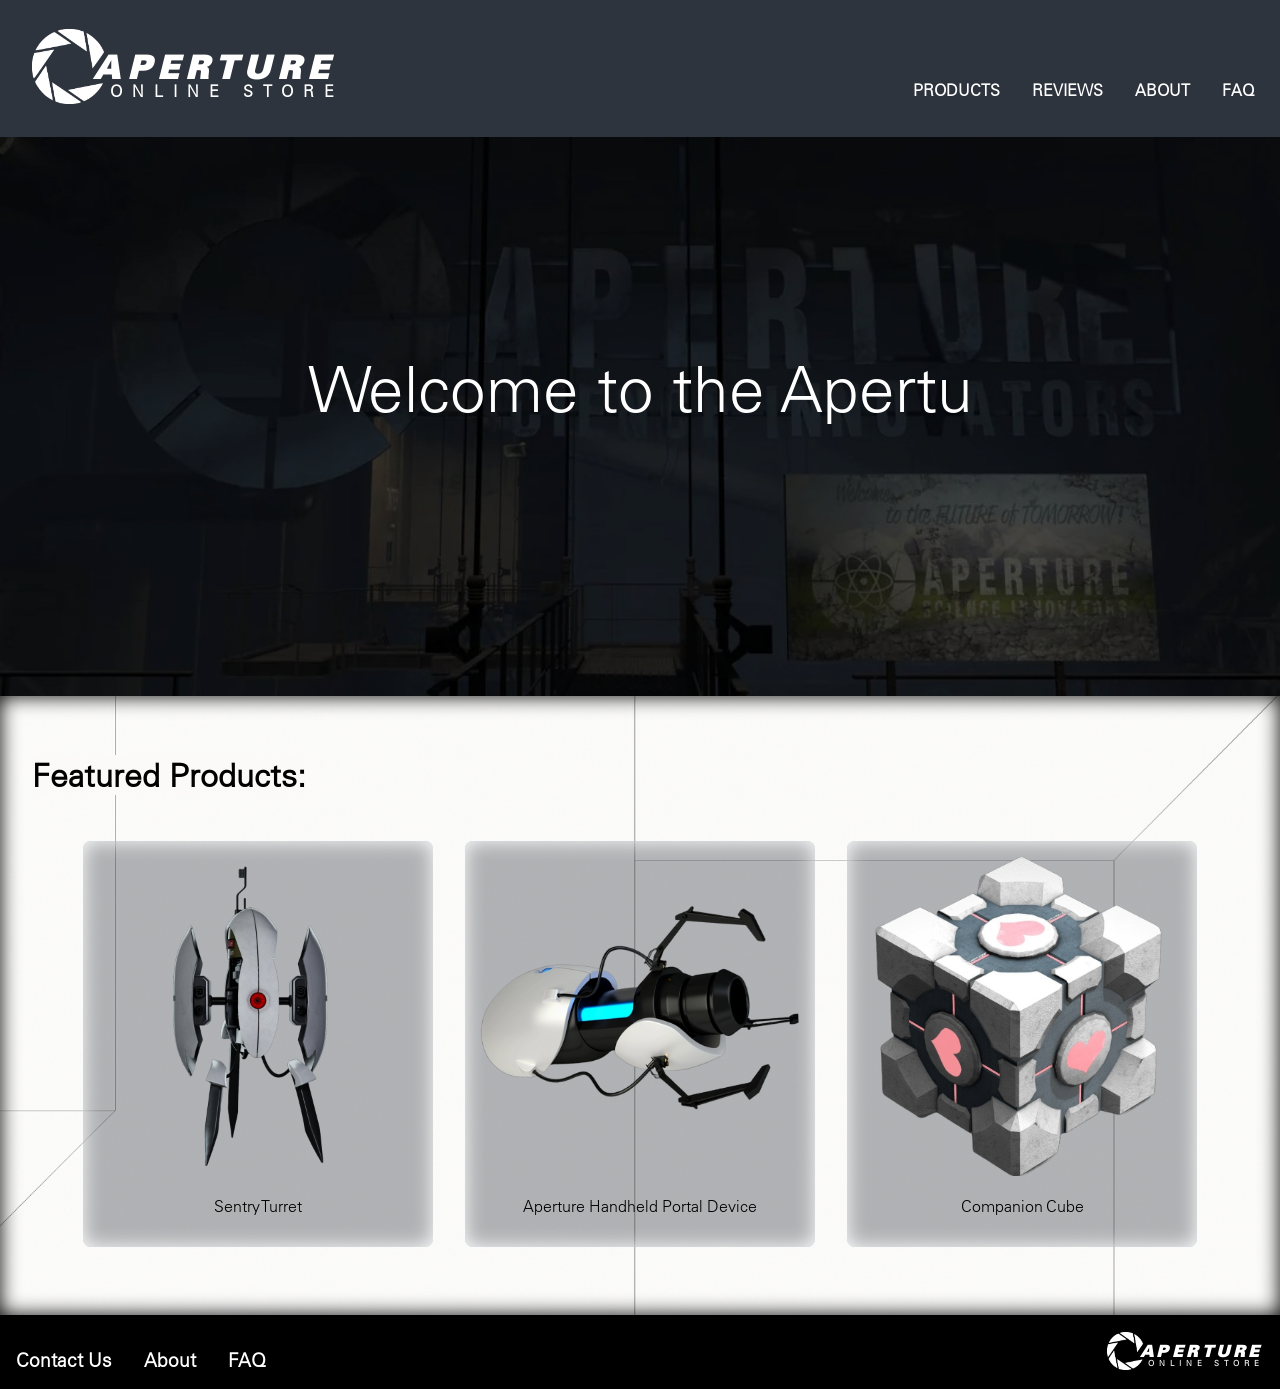
<file: index.html>
<!DOCTYPE html>
<html lang="en">

<head>
    <meta charset="UTF-8">
    <meta name="viewport" content="width=device-width, initial-scale=1.0">
    <link rel="icon" type="image/png" href="images/favicon.png">
    <link rel="stylesheet" href="styles.css">
    <title>Aperture Online Store</title>
</head>

<body class="main">
    <header class="header">
        <div id="logo" class="header-logo" onclick="window.location.href='index.html'">
            <img src="images/Aperture-Science-Logo.png" alt="Aperture-Science-Logo">
            <div class="logo-text">
                <h1>APERTURE</h1>
                <h3>ONLINE STORE</h3>
            </div>
        </div>
        <ul class="header-menu">
            <li>
                <div class="dropdown">
                    <a class="dropdown-btn" href="products.html"><strong>PRODUCTS</strong></a>
                    <div class="dropdown-content">
                        <a href="products/handheld-portal-device.html">Handheld Portal Device</a>
                        <a href="products/long-fall-boots.html">Long Fall Boots</a>
                        <a href="products/turret.html">Sentry Turret</a>
                        <a href="products/companion-cube.html">Companion Cube</a>
                        <a href="products/aperture-science-signature-cake.html">Aperture Science Signature Cake</a>
                    </div>
                </div>
            </li>
            <li><a href="reviews.html"><strong>REVIEWS</strong></a></li>
            <li><a href="about.html"><strong>ABOUT</strong></a></li>
            <li><a href="faq.html"><strong>FAQ</strong></a></li>
        </ul>
        <button class="menu-button" onclick="toggleMenu()">☰</button>
    </header>
    <div class="hero">
        <img src="images/Aperture-Science-Key-Art.jpg" alt="Aperture-Science-Key-Art">
        <div class="hero-text">
            <div style="font-family: Univers-Light;" id="typewriter"></div>
            <p id="subtext"></p>
            <div id="shop-btn" class="shop-btn" onclick="window.location.href='products.html'"><strong>SHOP NOW</strong>
            </div>
        </div>

    </div>
    <div class="featured">
        <h2>Featured Products:</h2>
        <ol>
            <li onclick="window.location.href='products/turret.html'">
                <img src="images/Turret.png" alt="Sentry Turret" id="turret">
                <p>Sentry Turret</p>
            </li>
            <li onclick="window.location.href='products/handheld-portal-device.html'">
                <img src="images/ASHPD.png" alt="Aperture Science Handheld Portal Device" id="ASHPD">
                <p>Aperture Handheld Portal Device</p>
            </li>
            <li onclick="window.location.href='products/companion-cube.html'">
                <img src="images/Companion-Cube.png" alt="Companion Cube" id="companion-cube">
                <p>Companion Cube</p>
            </li>
        </ol>
    </div>
    <footer class="footer">
        <div class="links">
            <h3>Contact Us</h3>
            <h3 onclick="window.location.href='about.html'">About</h3>
            <h3 onclick="window.location.href='faq.html'">FAQ</h3>
        </div>
        <div class="footer-logo">
            <img src="images/Aperture-Science-Logo.png" alt="Aperture-Science-Logo">
            <div class="logo-text">
                <h1>APERTURE</h1>
                <h3>ONLINE STORE</h3>
            </div>
        </div>
    </footer>
    <script src="scripts/index-script.js" defer></script>
    <script src="scripts/hamburger-menu-script.js" defer></script>
</body>

</html>
</file>
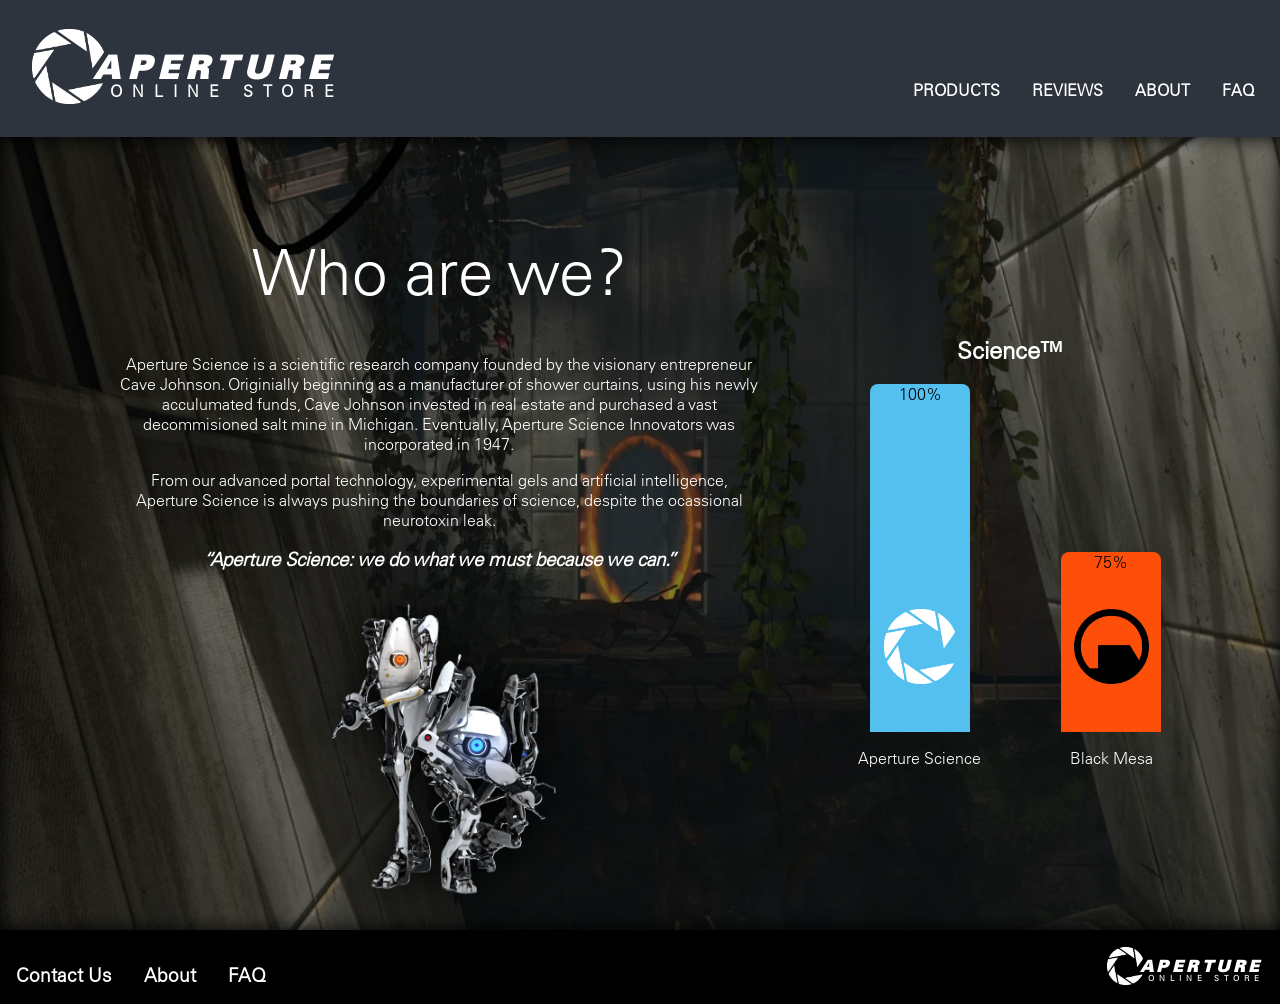
<file: about.html>
<!DOCTYPE html>
<html lang="en">

<head>
    <meta charset="UTF-8">
    <meta name="viewport" content="width=device-width, initial-scale=1.0">
    <link rel="icon" type="image/png" href="images/favicon.png">
    <link rel="stylesheet" href="styles.css">
    <title>About</title>
</head>

<body class="main">
    <header class="header">
        <div id="logo" class="header-logo" onclick="window.location.href='index.html'">
            <img src="images/Aperture-Science-Logo.png" alt="Aperture-Science-Logo">
            <div class="logo-text">
                <h1>APERTURE</h1>
                <h3>ONLINE STORE</h3>
            </div>
        </div>
        <ul class="header-menu">
            <li>
                <div class="dropdown">
                    <a class="dropdown-btn" href="products.html"><strong>PRODUCTS</strong></a>
                    <div class="dropdown-content">
                        <a href="products/handheld-portal-device.html">Handheld Portal Device</a>
                        <a href="products/long-fall-boots.html">Long Fall Boots</a>
                        <a href="products/turret.html">Sentry Turret</a>
                        <a href="products/companion-cube.html">Companion Cube</a>
                        <a href="products/aperture-science-signature-cake.html">Aperture Science Signature Cake</a>
                    </div>
                </div>
            </li>
            <li><a href="reviews.html"><strong>REVIEWS</strong></a></li>
            <li><a href="about.html"><strong>ABOUT</strong></a></li>
            <li><a href="faq.html"><strong>FAQ</strong></a></li>
        </ul>
        <button class="menu-button" onclick="toggleMenu()">☰</button>
    </header>
    <div class="about">
        <div class="about-container">
            <div class="about-text">
                <h1>Who are we?</h1>
                <p>Aperture Science is a scientific research company founded by the visionary entrepreneur Cave Johnson.
                    Originially beginning as a manufacturer of shower curtains, using his newly acculumated funds, Cave
                    Johnson invested in real estate and purchased a vast decommisioned salt mine in Michigan.
                    Eventually, Aperture Science Innovators was incorporated in 1947.</p>
                <p>From our advanced portal technology, experimental gels and artificial intelligence, Aperture Science
                    is always pushing the boundaries of science, despite the ocassional neurotoxin leak.</p>
                <h3><em>“Aperture Science: we do what we must because we can.”</em></h3>
                <img src="images/Atlas-P-body.png" alt="">
            </div>
            <div>
                <h2>Science™</h2>
                <div class="graph">
                    <div class="bar-container">
                        <div class="bar" style="--height: 100%; --color: #54c0f0" id="aperture-science">
                            <span>100%</span>
                        </div>
                        <img src="images/Aperture-Science-Logo.png" id="bar-logo">
                        <p>Aperture Science</p>
                    </div>

                    <div class="bar-container">
                        <div class="bar" style="--height: 45%; --color: #fd4f09" id="black-mesa">
                            <span>75%</span>
                        </div>
                        <img src="images/Black-Mesa-Logo.png">
                        <p>Black Mesa</p>
                    </div>
                </div>
            </div>

        </div>
    </div>
    <footer class="footer">
        <div class="links">
            <h3>Contact Us</h3>
            <h3 onclick="window.location.href='about.html'">About</h3>
            <h3 onclick="window.location.href='faq.html'">FAQ</h3>
        </div>
        <div class="footer-logo">
            <img src="images/Aperture-Science-Logo.png" alt="Aperture-Science-Logo">
            <div class="logo-text">
                <h1>APERTURE</h1>
                <h3>ONLINE STORE</h3>
            </div>
        </div>
    </footer>
    <script src="scripts/hamburger-menu-script.js" defer></script>
</body>

</html>
</file>
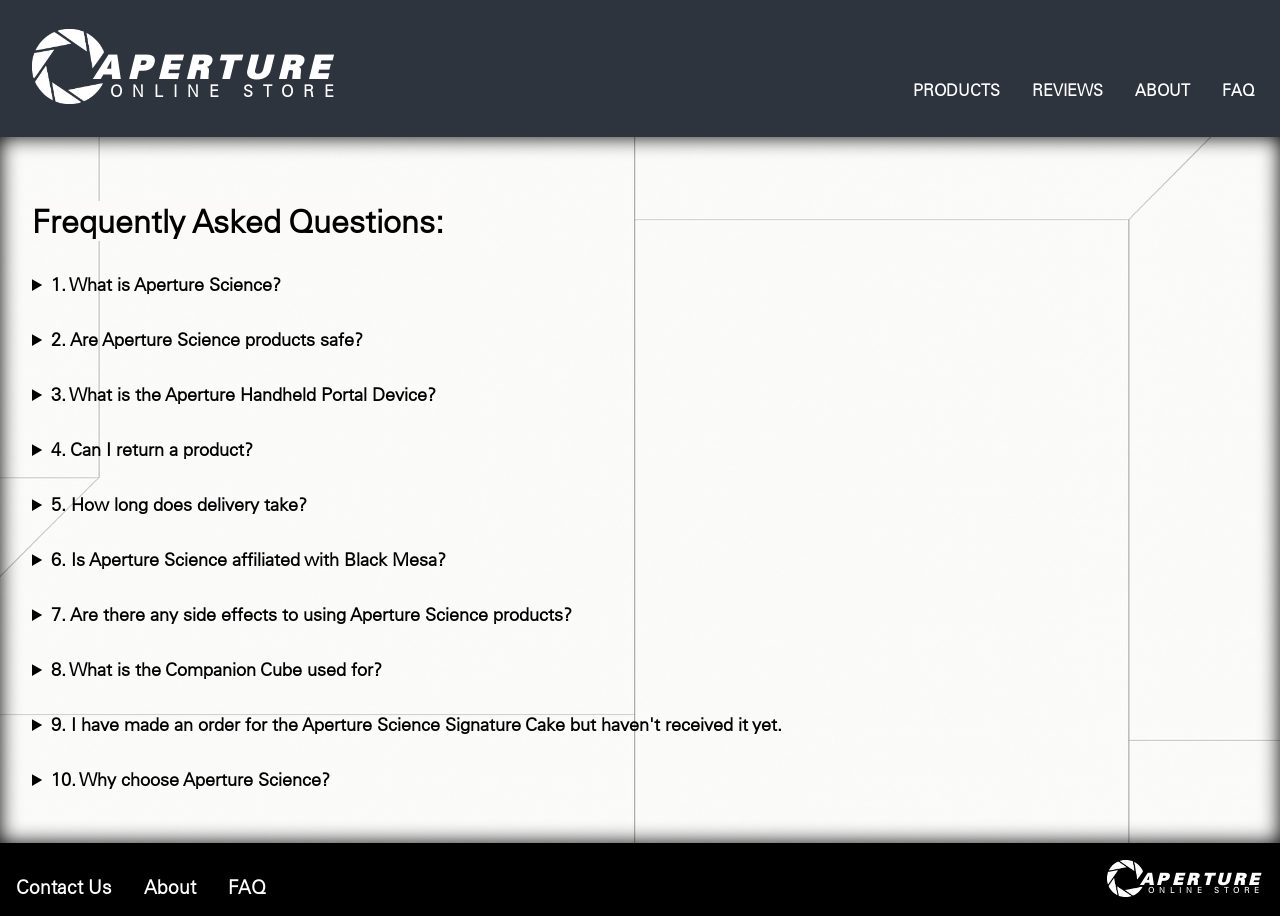
<file: faq.html>
<!DOCTYPE html>
<html lang="en">

<head>
    <meta charset="UTF-8">
    <meta name="viewport" content="width=device-width, initial-scale=1.0">
    <link rel="icon" type="image/png" href="images/favicon.png">
    <link rel="stylesheet" href="styles.css">
    <title>FAQ</title>
</head>

<body>
    <header class="header">
        <div id="logo" class="header-logo" onclick="window.location.href='index.html'">
            <img src="images/Aperture-Science-Logo.png" alt="Aperture-Science-Logo">
            <div class="logo-text">
                <h1>APERTURE</h1>
                <h3>ONLINE STORE</h3>
            </div>
        </div>
        <ul class="header-menu">
            <li>
                <div class="dropdown">
                    <a class="dropdown-btn" href="products.html"><strong>PRODUCTS</strong></a>
                    <div class="dropdown-content">
                        <a href="products/handheld-portal-device.html">Handheld Portal Device</a>
                        <a href="products/long-fall-boots.html">Long Fall Boots</a>
                        <a href="products/turret.html">Sentry Turret</a>
                        <a href="products/companion-cube.html">Companion Cube</a>
                        <a href="products/aperture-science-signature-cake.html">Aperture Science Signature Cake</a>
                    </div>
                </div>
            </li>
            <li><a href="reviews.html"><strong>REVIEWS</strong></a></li>
            <li><a href="about.html"><strong>ABOUT</strong></a></li>
            <li><a href="faq.html"><strong>FAQ</strong></a></li>
        </ul>
        <button class="menu-button" onclick="toggleMenu()">☰</button>
    </header>
    <div class="faq">
        <h2>Frequently Asked Questions:</h2>

        <details>
            <summary>1. What is Aperture Science?</summary>
            <p>
                Aperture Science is a leading research and development company dedicated to advancing science through
                innovation, experimentation and ocassionally questionable decision-making.
            </p>
            <p>
                Find out more in our <a href="about.html">about</a> section.
            </p>
        </details>

        <details>
            <summary>2. Are Aperture Science products safe?</summary>
            <p>
                Absolutely, Aperture Science takes safety very seriously. We have several safety procedures such as
                watching you until you fall asleep to ensure that your customer experence is unmatched.
            </p>
            <p>
                We strongly recommend following all provided instructions. And we mean all.
            </p>
        </details>

        <details>
            <summary>3. What is the Aperture Handheld Portal Device?</summary>
            <p>
                Also known as the Aperture Science Portable Quantum Tunneling Device, the Portal Gun allows the user to
                create two portals through which object and people can travel through, no matter the distance.
            </p>
            <p>
                A much sleeker and self-contained method of teleportation as compared to our competitors. *Ahem* (Black
                Mesa)
            </p>
        </details>

        <details>
            <summary>4. Can I return a product?</summary>
            <p>
                Return? We've never had anyone try return a product before. Probably because they enjoyed it too much
                and totally not because they didn't surive. Are you suggesting you aren't satisfied?
            </p>
            <p>
                Look at our <a href="reviews.html">reviews</a> page to get a better understanding of the user
                experience.
            </p>
        </details>

        <details>
            <summary>5. How long does delivery take?</summary>
            <p>
                Delivery times can vary depending on locations and product ordered. If your requested product grows legs
                and decides to wander off, Aperture Science cannot take responsibility to maintain delivery times.
            </p>
        </details>

        <details>
            <summary>6. Is Aperture Science affiliated with Black Mesa?</summary>
            <p>
                No. Aperture Science operates independently and has absolutely no interest whatsoever in Black Mesa.
                None. Please stop asking.
            </p>
        </details>

        <details>
            <summary>7. Are there any side effects to using Aperture Science products?</summary>
            <p>
                Well, by using our products your may find yourself with a newfound look of brilliance getting to use the
                forefront of experiemental technology.
            </p>
            <p>
                And maybe moon-rock poisoning.
            </p>
        </details>

        <details>
            <summary>8. What is the Companion Cube used for?</summary>
            <p>
                The Companion Cube is a weighted storage cube designed to assist test subjects during test.
            </p>
            <p>
                Please do not attempt to form an emotional attachement to it.
            </p>
        </details>

        <details>
            <summary>9. I have made an order for the Aperture Science Signature Cake but haven't received it yet.
            </summary>
            <p>
                We've said it before, the cake is real stop spreading lies.
            </p>
        </details>

        <details>
            <summary>10. Why choose Aperture Science?</summary>
            <p>
                We are committed to giving you the most innovative, exciting (and potentially dangerous) technology. Who
                wouldn't want that?
            </p>
        </details>
        <br />
    </div>
    <footer class="footer">
        <div class="links">
            <h3>Contact Us</h3>
            <h3 onclick="window.location.href='about.html'">About</h3>
            <h3 onclick="window.location.href='faq.html'">FAQ</h3>
        </div>
        <div class="footer-logo">
            <img src="images/Aperture-Science-Logo.png" alt="Aperture-Science-Logo">
            <div class="logo-text">
                <h1>APERTURE</h1>
                <h3>ONLINE STORE</h3>
            </div>
        </div>
    </footer>
    <script src="scripts/hamburger-menu-script.js" defer></script>
</body>

</html>
</file>
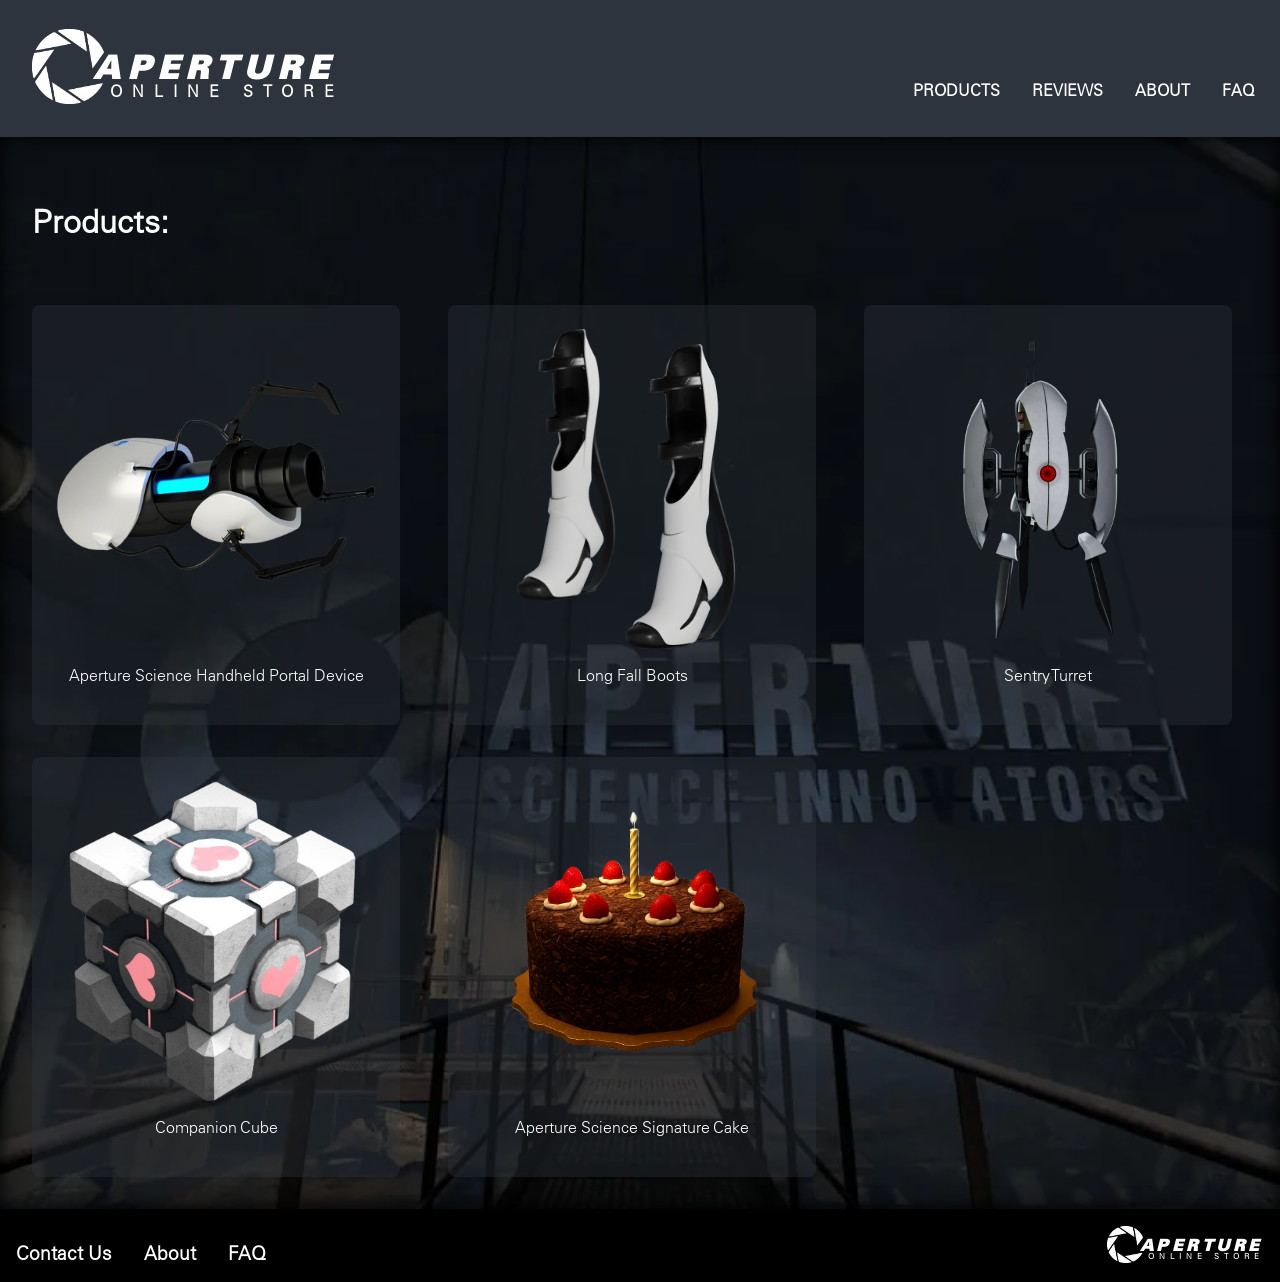
<file: products.html>
<!DOCTYPE html>
<html lang="en">

<head>
    <meta charset="UTF-8">
    <meta name="viewport" content="width=device-width, initial-scale=1.0">
    <link rel="icon" type="image/png" href="images/favicon.png">
    <link rel="stylesheet" href="styles.css">
    <title>Products</title>
</head>

<body>
    <header class="header">
        <div id="logo" class="header-logo" onclick="window.location.href='index.html'">
            <img src="images/Aperture-Science-Logo.png" alt="Aperture-Science-Logo">
            <div class="logo-text">
                <h1>APERTURE</h1>
                <h3>ONLINE STORE</h3>
            </div>
        </div>
        <ul class="header-menu">
            <li>
                <div class="dropdown">
                    <a class="dropdown-btn" href="products.html"><strong>PRODUCTS</strong></a>
                    <div class="dropdown-content">
                        <a href="products/handheld-portal-device.html">Handheld Portal Device</a>
                        <a href="products/long-fall-boots.html">Long Fall Boots</a>
                        <a href="products/turret.html">Sentry Turret</a>
                        <a href="products/companion-cube.html">Companion Cube</a>
                        <a href="products/aperture-science-signature-cake.html">Aperture Science Signature Cake</a>
                    </div>
                </div>
            </li>
            <li><a href="reviews.html"><strong>REVIEWS</strong></a></li>
            <li><a href="about.html"><strong>ABOUT</strong></a></li>
            <li><a href="faq.html"><strong>FAQ</strong></a></li>
        </ul>
        <button class="menu-button" onclick="toggleMenu()">☰</button>
    </header>
    <div class="product-page">
        <h1>Products:</h1>
        <div class="product-grid">
            <div class="product-grid-square" onclick="window.location.href='products/handheld-portal-device.html'">
                <img src="images/ASHPD.png" id="ASHPD">
                <p>Aperture Science Handheld Portal Device</p>
            </div>
            <div class="product-grid-square" onclick="window.location.href='products/long-fall-boots.html'">
                <img src="images/Long-Fall-Boots.png" id="long-fall-boots">
                <p>Long Fall Boots</p>
            </div>
            <div class="product-grid-square" onclick="window.location.href='products/turret.html'">
                <img src="images/Turret.png" id="turret">
                <p>Sentry Turret</p>
            </div>
            <div class="product-grid-square" onclick="window.location.href='products/companion-cube.html'">
                <img src="images/Companion-Cube.png" id="companion-cube">
                <p>Companion Cube</p>
            </div>
            <div class="product-grid-square"
                onclick="window.location.href='products/aperture-science-signature-cake.html'">
                <img src="images/Cake.png" id="cake">
                <p>Aperture Science Signature Cake</p>
            </div>
        </div>
    </div>
    <footer class="footer">
        <div class="links">
            <h3>Contact Us</h3>
            <h3 onclick="window.location.href='about.html'">About</h3>
            <h3 onclick="window.location.href='faq.html'">FAQ</h3>
        </div>
        <div class="footer-logo">
            <img src="images/Aperture-Science-Logo.png" alt="Aperture-Science-Logo">
            <div class="logo-text">
                <h1>APERTURE</h1>
                <h3>ONLINE STORE</h3>
            </div>
        </div>
    </footer>
    <script src="scripts/hamburger-menu-script.js" defer></script>
</body>

</html>
</file>
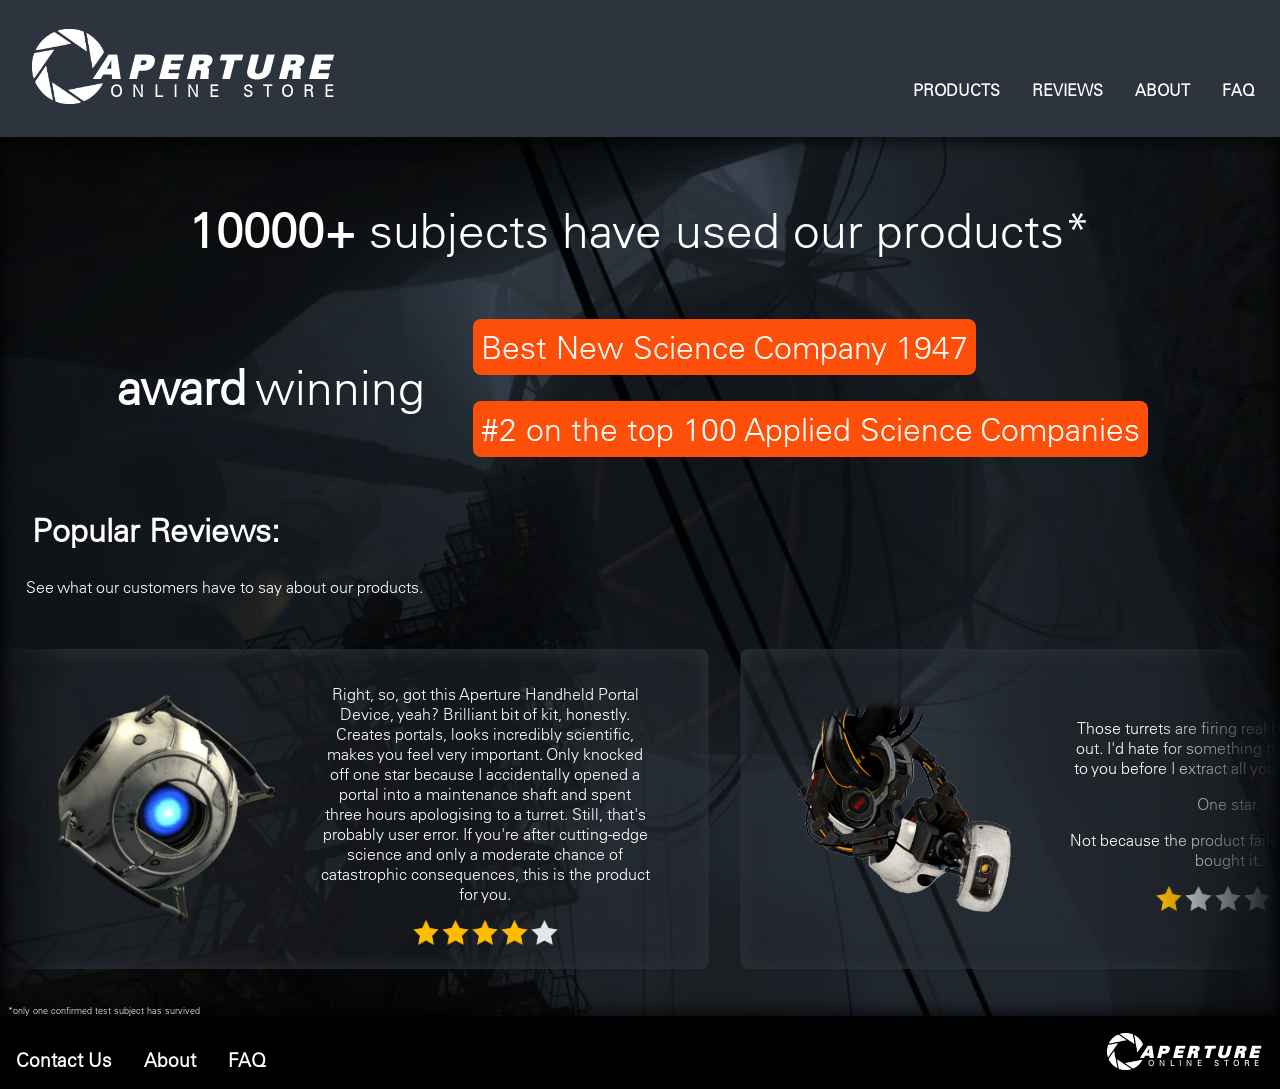
<file: reviews.html>
<!DOCTYPE html>
<html lang="en">

<head>
    <meta charset="UTF-8">
    <meta name="viewport" content="width=device-width, initial-scale=1.0">
    <link rel="icon" type="image/png" href="images/favicon.png">
    <link rel="stylesheet" href="styles.css">
    <title>Reviews</title>
</head>

<body>
    <header class="header">
        <div id="logo" class="header-logo" onclick="window.location.href='index.html'">
            <img src="images/Aperture-Science-Logo.png" alt="Aperture-Science-Logo">
            <div class="logo-text">
                <h1>APERTURE</h1>
                <h3>ONLINE STORE</h3>
            </div>
        </div>
        <ul class="header-menu">
            <li>
                <div class="dropdown">
                    <a class="dropdown-btn" href="products.html"><strong>PRODUCTS</strong></a>
                    <div class="dropdown-content">
                        <a href="products/handheld-portal-device.html">Handheld Portal Device</a>
                        <a href="products/long-fall-boots.html">Long Fall Boots</a>
                        <a href="products/turret.html">Sentry Turret</a>
                        <a href="products/companion-cube.html">Companion Cube</a>
                        <a href="products/aperture-science-signature-cake.html">Aperture Science Signature Cake</a>
                    </div>
                </div>
            </li>
            <li><a href="reviews.html"><strong>REVIEWS</strong></a></li>
            <li><a href="about.html"><strong>ABOUT</strong></a></li>
            <li><a href="faq.html"><strong>FAQ</strong></a></li>
        </ul>
        <button class="menu-button" onclick="toggleMenu()">☰</button>
    </header>
    <div class="popular-reviews">
        <h1><span>10000+</span> subjects have used our products*</h1>
        <div class="awards">
            <h1><span>award</span> winning</h1>
            <div>
                <h2>Best New Science Company 1947</h2>
                <h2>#2 on the top 100 Applied Science Companies</h2>
            </div>
        </div>
        <h2>Popular Reviews:</h2>
        <p>See what our customers have to say about our products.</p>
        <div class="carousel-container">
            <ol class="carousel">
                <li>
                    <img src="images/Wheatley.png" id="review-image">
                    <div>
                        <p>Right, so, got this Aperture Handheld Portal Device, yeah? Brilliant bit of kit, honestly.
                            Creates portals, looks incredibly scientific, makes you feel very important. Only knocked
                            off one star because I accidentally opened a portal into a maintenance shaft and spent three
                            hours apologising to a turret. Still, that's probably user error. If you're after
                            cutting-edge science and only a moderate chance of catastrophic consequences, this is the
                            product for you.</p>
                        <img src="images/Star.png" class="star">
                        <img src="images/Star.png" class="star">
                        <img src="images/Star.png" class="star">
                        <img src="images/Star.png" class="star">
                        <img src="images/Star_Blank.png" class="star-blank">
                    </div>
                </li>

                <li>
                    <img src="images/GLADOS.png" id="review-image">
                    <div>
                        <p>Those turrets are firing real bullets. So look out. I'd hate for something tragic to happen
                            to you before I extract all your bone marrow.</p>
                        <p>One star.</p>
                        <p>Not because the product failed. Because you bought it.</p>
                        <img src="images/Star.png" class="star">
                        <img src="images/Star_Blank.png" class="star-blank">
                        <img src="images/Star_Blank.png" class="star-blank">
                        <img src="images/Star_Blank.png" class="star-blank">
                        <img src="images/Star_Blank.png" class="star-blank">
                    </div>
                </li>

                <li>
                    <img src="images/Cave Johnson.png" id="review-image">
                    <div>
                        <p>Alright, listen up. I bought the Aperture Science Long Fall Boots because my scientists told
                            me gravity was 'a serious safety concern.' Nonsense. Gravity isn't a problem. Hitting the
                            ground is.</p>
                        <p>The intern I pushed down Test Shaft 9 wasn't wearing a pair, and his results were
                            unimpressive. That's what we call a controlled experiment.</p>
                        <p>If you're planning to fall from a dangerous height - and statistically speaking, around here,
                            you are - buy these boots. Aperture Science: we do what we must because apparently the laws
                            of physics won't do it for us.</p>
                        <img src="images/Star.png" class="star">
                        <img src="images/Star.png" class="star">
                        <img src="images/Star.png" class="star">
                        <img src="images/Star.png" class="star">
                        <img src="images/Star.png" class="star">
                    </div>
                </li>

                <li>
                    <img src="images/Chell.png" id="review-image">
                    <div>
                        <p>...</p>
                        <img src="images/Star_Blank.png" class="star-blank">
                        <img src="images/Star_Blank.png" class="star-blank">
                        <img src="images/Star_Blank.png" class="star-blank">
                        <img src="images/Star_Blank.png" class="star-blank">
                        <img src="images/Star_Blank.png" class="star-blank">
                    </div>
                </li>

                <li>
                    <img src="images/Ratman.png" id="review-image">
                    <div>
                        <p>They're listening. I know they are. I can hear it in the walls again.</p>
                        <p>The Companion Cube arrived in a standard Aperture crate. Standard is never just standard.
                            There was a second label underneath the first one. I didn’t peel it off. I never peel them
                            off.</p>
                        <p>I don't trust the corners of empty rooms anymore.</p>
                        <p>I noticed something when I turned off the lights.</p>
                        <img src="images/Star.png" class="star">
                        <img src="images/Star.png" class="star">
                        <img src="images/Star_Blank.png" class="star-blank">
                        <img src="images/Star_Blank.png" class="star-blank">
                        <img src="images/Star_Blank.png" class="star-blank">
                    </div>
                </li>
            </ol>

        </div>
        <p style="font-size: xx-small; margin: 0; padding-left: 0.5rem;">*only one confirmed test subject has survived
        </p>
    </div>
    <footer class="footer">
        <div class="links">
            <h3>Contact Us</h3>
            <h3 onclick="window.location.href='about.html'">About</h3>
            <h3 onclick="window.location.href='faq.html'">FAQ</h3>
        </div>
        <div class="footer-logo">
            <img src="images/Aperture-Science-Logo.png" alt="Aperture-Science-Logo">
            <div class="logo-text">
                <h1>APERTURE</h1>
                <h3>ONLINE STORE</h3>
            </div>
        </div>
    </footer>
    <script src="scripts/reviews-script.js" defer></script>
    <script src="scripts/hamburger-menu-script.js" defer></script>
</body>

</html>
</file>
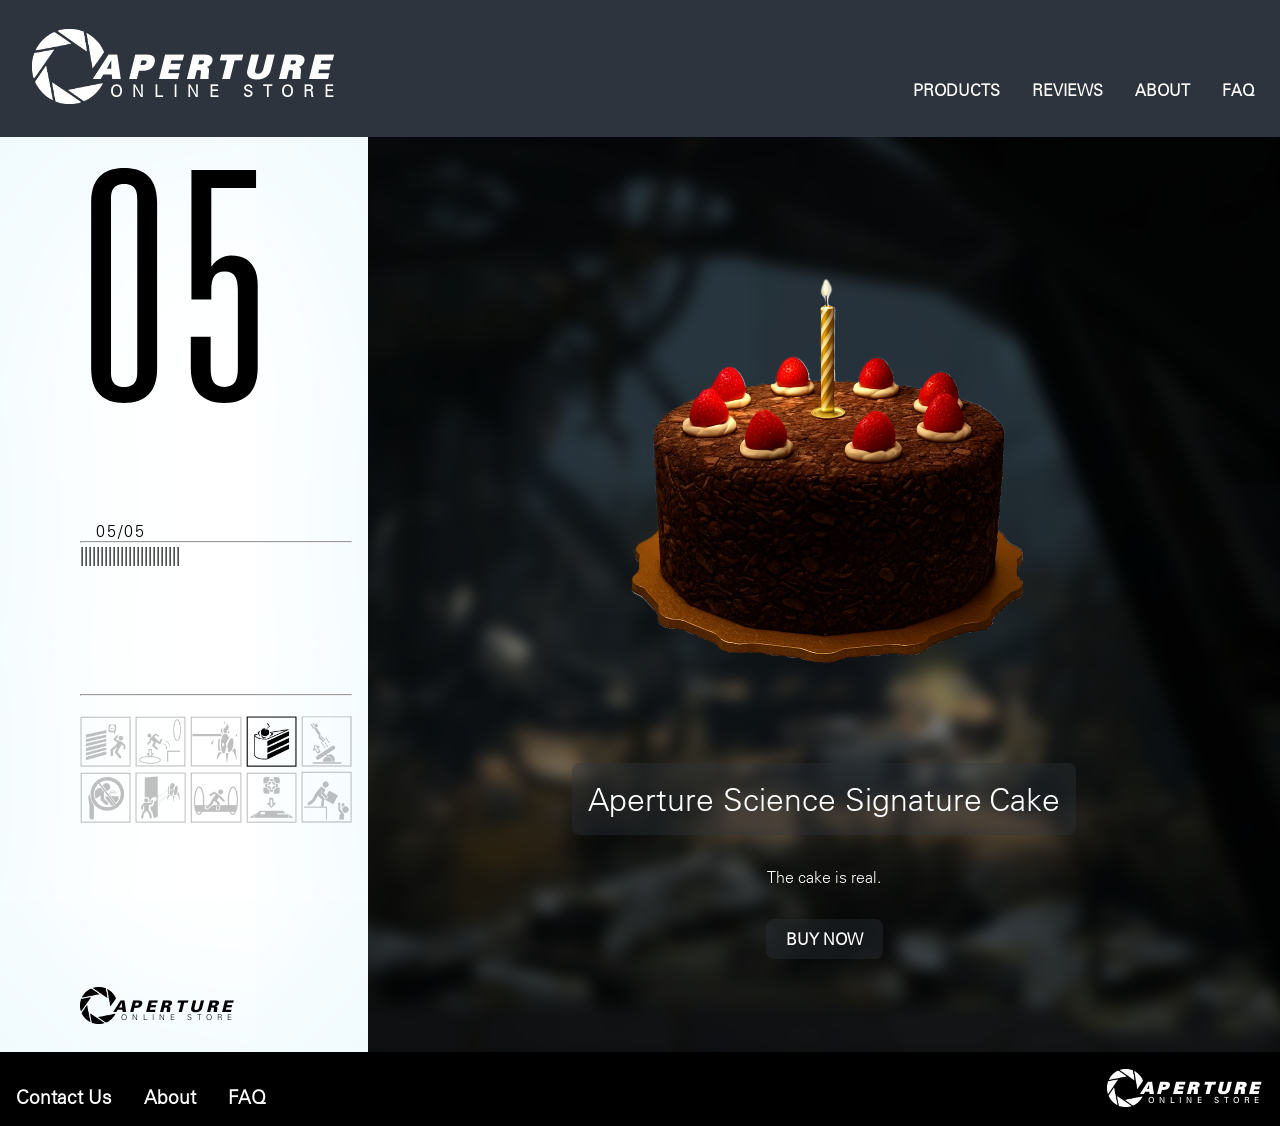
<file: products/aperture-science-signature-cake.html>
<!DOCTYPE html>
<html lang="en">

<head>
    <meta charset="UTF-8">
    <meta name="viewport" content="width=device-width, initial-scale=1.0">
    <link rel="icon" type="image/png" href="../images/favicon.png">
    <link rel="stylesheet" href="../styles.css">
    <title>Aperture Science Signature Cake</title>
</head>

<body>
    <header class="header">
        <div class="header-logo" onclick="window.location.href='../index.html'">
            <img src="../images/Aperture-Science-Logo.png" alt="Aperture-Science-Logo">
            <div class="logo-text">
                <h1>APERTURE</h1>
                <h3>ONLINE STORE</h3>
            </div>
        </div>
        <ul class="header-menu">
            <li>
                <div class="dropdown">
                    <a class="dropdown-btn" href="../products.html"><strong>PRODUCTS</strong></a>
                    <div class="dropdown-content">
                        <a href="handheld-portal-device.html">Handheld Portal Device</a>
                        <a href="long-fall-boots.html">Long Fall Boots</a>
                        <a href="turret.html">Sentry Turret</a>
                        <a href="companion-cube.html">Companion Cube</a>
                        <a href="aperture-science-signature-cake.html">Aperture Science Signature Cake</a>
                    </div>
                </div>
            </li>
            <li><a href="../reviews.html"><strong>REVIEWS</strong></a></li>
            <li><a href="../about.html"><strong>ABOUT</strong></a></li>
            <li><a href="../faq.html"><strong>FAQ</strong></a></li>
        </ul>
        <button class="menu-button" onclick="toggleMenu()">☰</button>
    </header>
    <div class="product-container" style="--product-background: url('images/Cake-Key-Art.png');">
        <div class="product-sign">
            <button class="sign-toggle" onclick="toggleSign()">‹</button>

            <h1>05</h1>
            <p>05/05</p>
            <hr />
            <h3>|||||||||||||||||||||||||</h3>
            <hr />
            <br />
            <img src="../images/sign/179px-Chamber_icon_laser_field.png" class="sign-icon">
            <img src="../images/sign/180px-Chamber_icon_fling_enter.png" class="sign-icon">
            <img src="../images/sign/180px-Chamber_icon_laser_hazard.png" class="sign-icon">
            <img src="../images/sign/180px-Chamber_icon_cake_on.png" class="sign-icon">
            <img src="../images/sign/180px-Chamber_icon_faith_plate.png" class="sign-icon">
            <img src="../images/sign/180px-Chamber_icon_dirty_water.png" class="sign-icon">
            <img src="../images/sign/180px-Chamber_icon_bridge_shield.png" class="sign-icon">
            <img src="../images/sign/180px-Chamber_icon_light_bridge.png" class="sign-icon">
            <img src="../images/sign/180px-Chamber_icon_cube_button.png" class="sign-icon">
            <img src="../images/sign/179px-Chamber_icon_pass_cube.png" class="sign-icon">

            <div class="sign-logo">
                <img src="../images/Aperture-Science-Logo.png" alt="Aperture-Science-Logo">
                <div class="logo-text">
                    <h1>APERTURE</h1>
                    <h3>ONLINE STORE</h3>
                </div>
            </div>
        </div>

        <div class="product-display">
            <img src="../images/Cake.png" id="cake">
            <h1>Aperture Science Signature Cake</h1>
            <p>
                The cake is real.
            </p>
            <div class="buy-btn" onclick="popup()"><strong>BUY NOW</strong></div>
        </div>
    </div>
    <div class="popup-container">
        <div class="popup">
            <div>
                <p class="popup-text"></p>
                <img src="../images/Portal-Logo.png" alt="">
            </div>
            <div class="popup-close" onclick="popupClose()">✖</div>
        </div>
    </div>
    <footer class="footer">
        <div class="links">
            <h3>Contact Us</h3>
            <h3 onclick="window.location.href='../about.html'">About</h3>
            <h3 onclick="window.location.href='../faq.html'">FAQ</h3>
        </div>
        <div class="footer-logo">
            <img src="../images/Aperture-Science-Logo.png" alt="Aperture-Science-Logo">
            <div class="logo-text">
                <h1>APERTURE</h1>
                <h3>ONLINE STORE</h3>
            </div>
        </div>
    </footer>
    <script src="../scripts/product-script.js" defer></script>
    <script src="../scripts/hamburger-menu-script.js" defer></script>
</body>

</html>
</file>
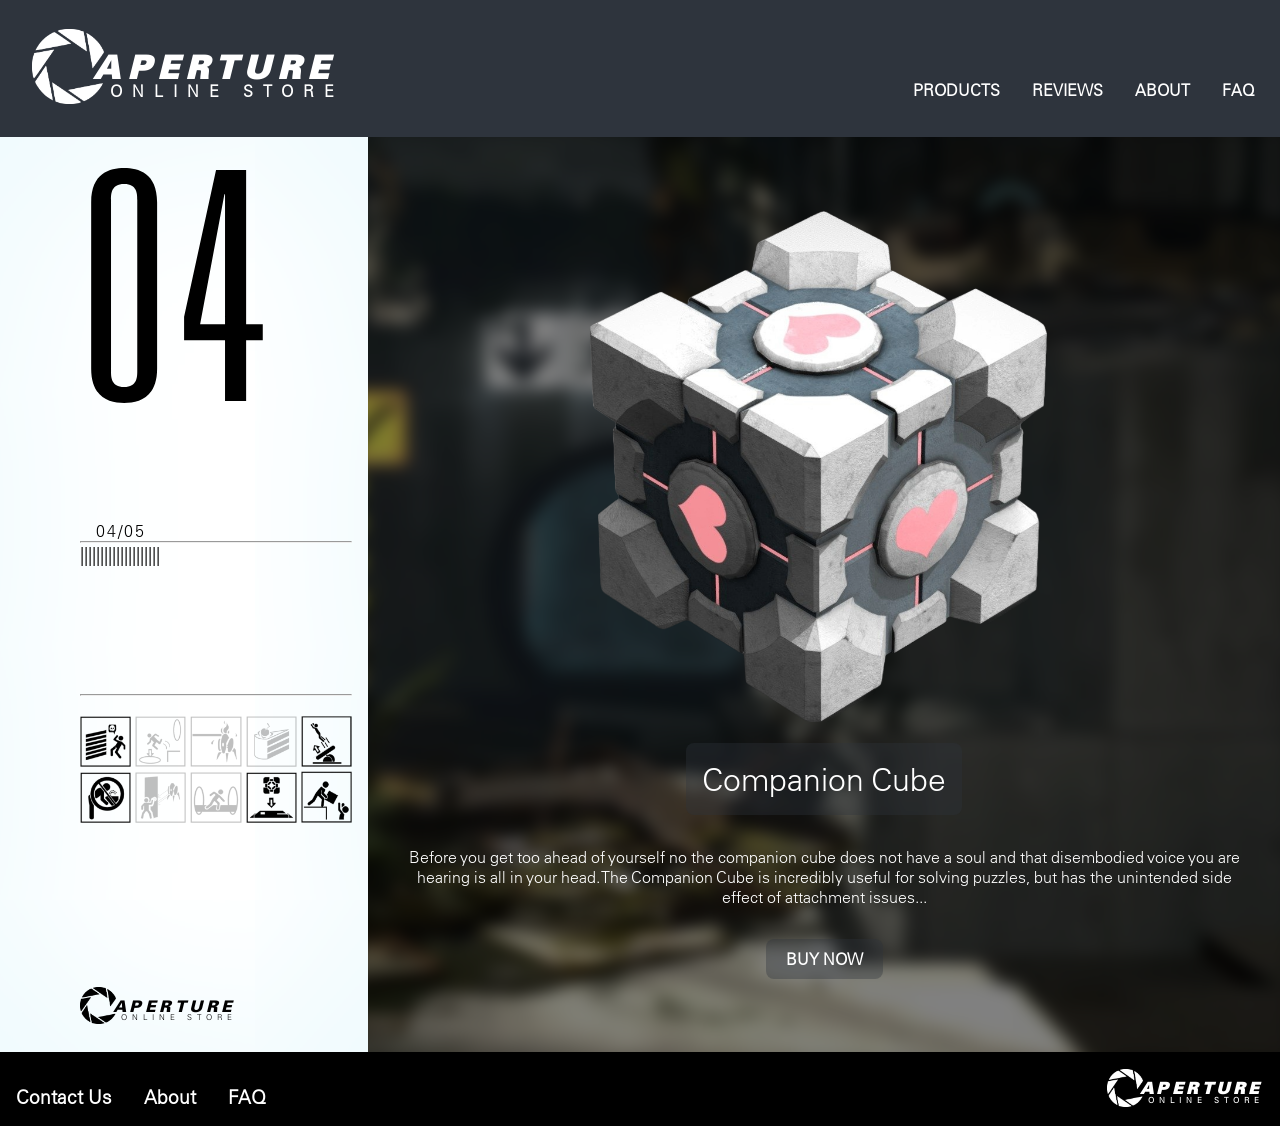
<file: products/companion-cube.html>
<!DOCTYPE html>
<html lang="en">

<head>
    <meta charset="UTF-8">
    <meta name="viewport" content="width=device-width, initial-scale=1.0">
    <link rel="icon" type="image/png" href="../images/favicon.png">
    <link rel="stylesheet" href="../styles.css">
    <title>Companion Cube</title>
</head>

<body>
    <header class="header">
        <div class="header-logo" onclick="window.location.href='../index.html'">
            <img src="../images/Aperture-Science-Logo.png" alt="Aperture-Science-Logo">
            <div class="logo-text">
                <h1>APERTURE</h1>
                <h3>ONLINE STORE</h3>
            </div>
        </div>
        <ul class="header-menu">
            <li>
                <div class="dropdown">
                    <a class="dropdown-btn" href="../products.html"><strong>PRODUCTS</strong></a>
                    <div class="dropdown-content">
                        <a href="handheld-portal-device.html">Handheld Portal Device</a>
                        <a href="long-fall-boots.html">Long Fall Boots</a>
                        <a href="turret.html">Sentry Turret</a>
                        <a href="companion-cube.html">Companion Cube</a>
                        <a href="aperture-science-signature-cake.html">Aperture Science Signature Cake</a>
                    </div>
                </div>
            </li>
            <li><a href="../reviews.html"><strong>REVIEWS</strong></a></li>
            <li><a href="../about.html"><strong>ABOUT</strong></a></li>
            <li><a href="../faq.html"><strong>FAQ</strong></a></li>
        </ul>
        <button class="menu-button" onclick="toggleMenu()">☰</button>
    </header>
    <div class="product-container" style="--product-background: url('images/Companion-Cube-Key-Art.png');">
        <div class="product-sign">
            <button class="sign-toggle" onclick="toggleSign()">‹</button>

            <h1>04</h1>
            <p>04/05</p>
            <hr />
            <h3>||||||||||||||||||||</h3>
            <hr />
            <br />
            <img src="../images/sign/179px-Chamber_icon_laser_field_on.png" class="sign-icon">
            <img src="../images/sign/180px-Chamber_icon_fling_enter.png" class="sign-icon">
            <img src="../images/sign/180px-Chamber_icon_laser_hazard.png" class="sign-icon">
            <img src="../images/sign/180px-Chamber_icon_cake.png" class="sign-icon">
            <img src="../images/sign/180px-Chamber_icon_faith_plate_on.png" class="sign-icon">
            <img src="../images/sign/180px-Chamber_icon_dirty_water_on.png" class="sign-icon">
            <img src="../images/sign/180px-Chamber_icon_bridge_shield.png" class="sign-icon">
            <img src="../images/sign/180px-Chamber_icon_light_bridge.png" class="sign-icon">
            <img src="../images/sign/180px-Chamber_icon_cube_button_on.png" class="sign-icon">
            <img src="../images/sign/179px-Chamber_icon_pass_cube_on.png" class="sign-icon">

            <div class="sign-logo">
                <img src="../images/Aperture-Science-Logo.png" alt="Aperture-Science-Logo">
                <div class="logo-text">
                    <h1>APERTURE</h1>
                    <h3>ONLINE STORE</h3>
                </div>
            </div>
        </div>

        <div class="product-display">
            <img src="../images/Companion-Cube.png" id="companion-cube">
            <h1>Companion Cube</h1>
            <p>
                Before you get too ahead of yourself no the companion cube does not have a soul and that disembodied
                voice you are hearing is all in your head. The Companion Cube is incredibly useful for solving puzzles,
                but has the unintended side effect of attachment issues...
            </p>
            <div class="buy-btn" onclick="popup()"><strong>BUY NOW</strong></div>
        </div>
    </div>
    <div class="popup-container">
        <div class="popup">
            <div>
                <p class="popup-text"></p>
                <img src="../images/Portal-Logo.png" alt="">
            </div>
            <div class="popup-close" onclick="popupClose()">✖</div>
        </div>
    </div>
    <footer class="footer">
        <div class="links">
            <h3>Contact Us</h3>
            <h3 onclick="window.location.href='../about.html'">About</h3>
            <h3 onclick="window.location.href='../faq.html'">FAQ</h3>
        </div>
        <div class="footer-logo">
            <img src="../images/Aperture-Science-Logo.png" alt="Aperture-Science-Logo">
            <div class="logo-text">
                <h1>APERTURE</h1>
                <h3>ONLINE STORE</h3>
            </div>
        </div>
    </footer>
    <script src="../scripts/product-script.js" defer></script>
    <script src="../scripts/hamburger-menu-script.js" defer></script>
</body>

</html>
</file>
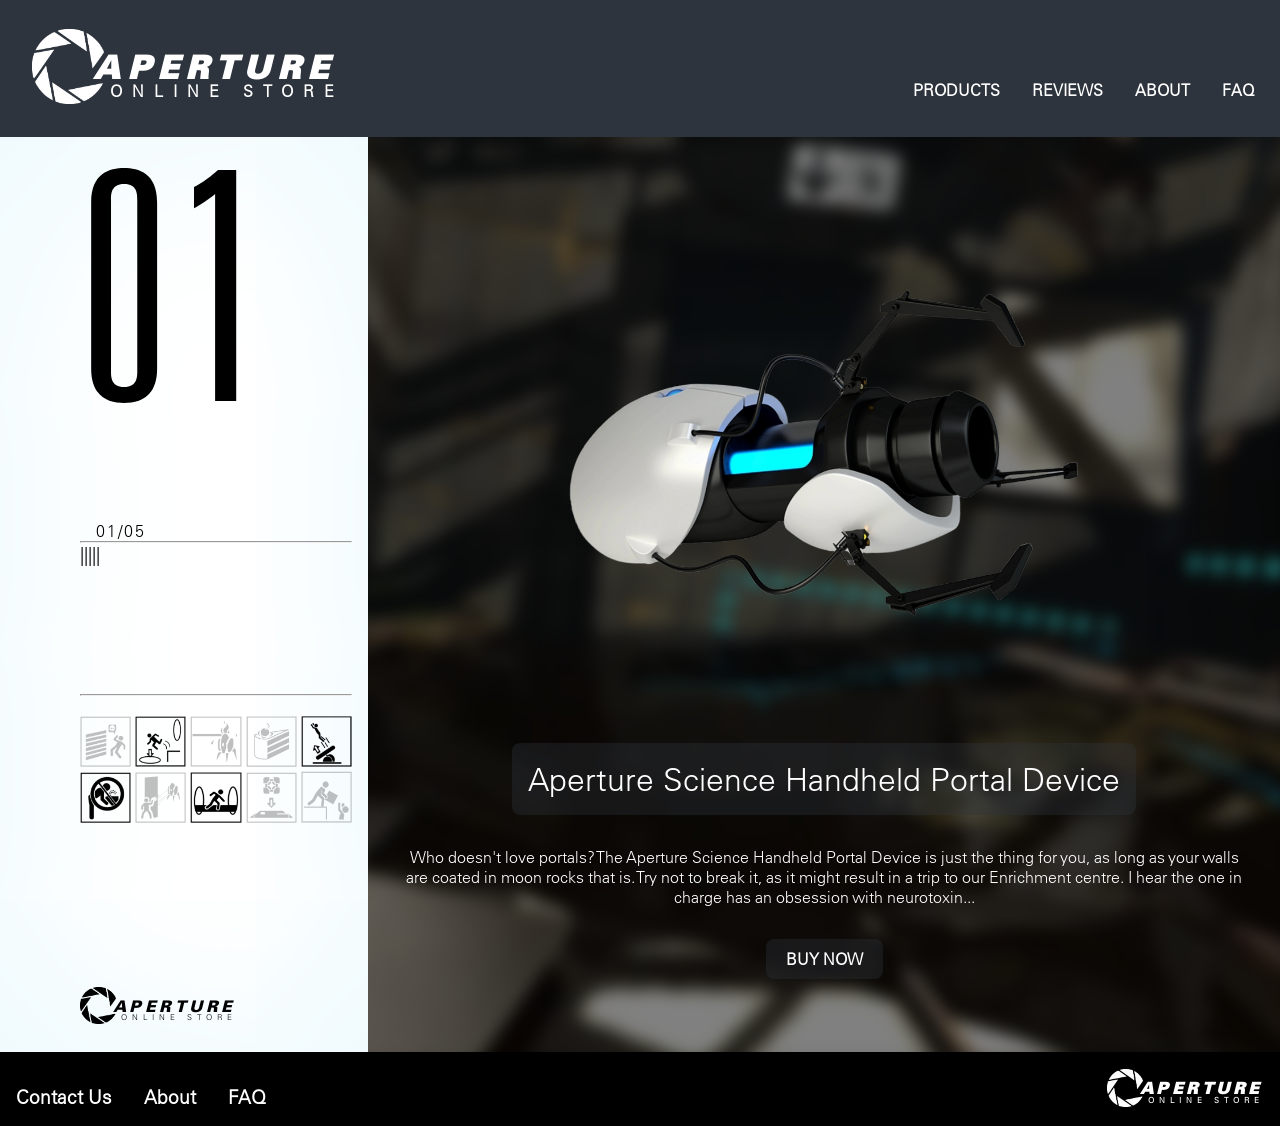
<file: products/handheld-portal-device.html>
<!DOCTYPE html>
<html lang="en">

<head>
    <meta charset="UTF-8">
    <meta name="viewport" content="width=device-width, initial-scale=1.0">
    <link rel="icon" type="image/png" href="../images/favicon.png">
    <link rel="stylesheet" href="../styles.css">
    <title>Handheld Portal Device</title>
</head>

<body>
    <header class="header">
        <div class="header-logo" onclick="window.location.href='../index.html'">
            <img src="../images/Aperture-Science-Logo.png" alt="Aperture-Science-Logo">
            <div class="logo-text">
                <h1>APERTURE</h1>
                <h3>ONLINE STORE</h3>
            </div>
        </div>
        <ul class="header-menu">
            <li>
                <div class="dropdown">
                    <a class="dropdown-btn" href="../products.html"><strong>PRODUCTS</strong></a>
                    <div class="dropdown-content">
                        <a href="handheld-portal-device.html">Handheld Portal Device</a>
                        <a href="long-fall-boots.html">Long Fall Boots</a>
                        <a href="turret.html">Sentry Turret</a>
                        <a href="companion-cube.html">Companion Cube</a>
                        <a href="aperture-science-signature-cake.html">Aperture Science Signature Cake</a>
                    </div>
                </div>
            </li>
            <li><a href="../reviews.html"><strong>REVIEWS</strong></a></li>
            <li><a href="../about.html"><strong>ABOUT</strong></a></li>
            <li><a href="../faq.html"><strong>FAQ</strong></a></li>
        </ul>
        <button class="menu-button" onclick="toggleMenu()">☰</button>
    </header>
    <div class="product-container" style="--product-background: url('images/ASHPD-Key-Art.png');">
        <div class="product-sign">
            <button class="sign-toggle" onclick="toggleSign()">‹</button>

            <h1>01</h1>
            <p>01/05</p>
            <hr />
            <h3>|||||</h3>
            <hr />
            <br />
            <img src="../images/sign/179px-Chamber_icon_laser_field.png" class="sign-icon">
            <img src="../images/sign/180px-Chamber_icon_fling_enter_on.png" class="sign-icon">
            <img src="../images/sign/180px-Chamber_icon_laser_hazard.png" class="sign-icon">
            <img src="../images/sign/180px-Chamber_icon_cake.png" class="sign-icon">
            <img src="../images/sign/180px-Chamber_icon_faith_plate_on.png" class="sign-icon">
            <img src="../images/sign/180px-Chamber_icon_dirty_water_on.png" class="sign-icon">
            <img src="../images/sign/180px-Chamber_icon_bridge_shield.png" class="sign-icon">
            <img src="../images/sign/180px-Chamber_icon_light_bridge_on.png" class="sign-icon">
            <img src="../images/sign/180px-Chamber_icon_cube_button.png" class="sign-icon">
            <img src="../images/sign/179px-Chamber_icon_pass_cube.png" class="sign-icon">

            <div class="sign-logo">
                <img src="../images/Aperture-Science-Logo.png" alt="Aperture-Science-Logo">
                <div class="logo-text">
                    <h1>APERTURE</h1>
                    <h3>ONLINE STORE</h3>
                </div>
            </div>
        </div>

        <div class="product-display">
            <img src="../images/ASHPD.png" id="ASHPD">
            <h1>Aperture Science Handheld Portal Device</h1>
            <p>
                Who doesn't love portals? The Aperture Science Handheld Portal Device is just the thing for you, as long
                as your walls are coated in moon rocks that is. Try not to break it, as it might result in a trip to our
                Enrichment centre. I hear the one in charge has an obsession with neurotoxin...
            </p>
            <div class="buy-btn" onclick="popup()"><strong>BUY NOW</strong></div>
        </div>
    </div>
    <div class="popup-container">
        <div class="popup">
            <div>
                <p class="popup-text"></p>
                <img src="../images/Portal-Logo.png" alt="">
            </div>
            <div class="popup-close" onclick="popupClose()">✖</div>
        </div>
    </div>
    <footer class="footer">
        <div class="links">
            <h3>Contact Us</h3>
            <h3 onclick="window.location.href='../about.html'">About</h3>
            <h3 onclick="window.location.href='../faq.html'">FAQ</h3>
        </div>
        <div class="footer-logo">
            <img src="../images/Aperture-Science-Logo.png" alt="Aperture-Science-Logo">
            <div class="logo-text">
                <h1>APERTURE</h1>
                <h3>ONLINE STORE</h3>
            </div>
        </div>
    </footer>
    <script src="../scripts/product-script.js" defer></script>
    <script src="../scripts/hamburger-menu-script.js" defer></script>
</body>

</html>
</file>
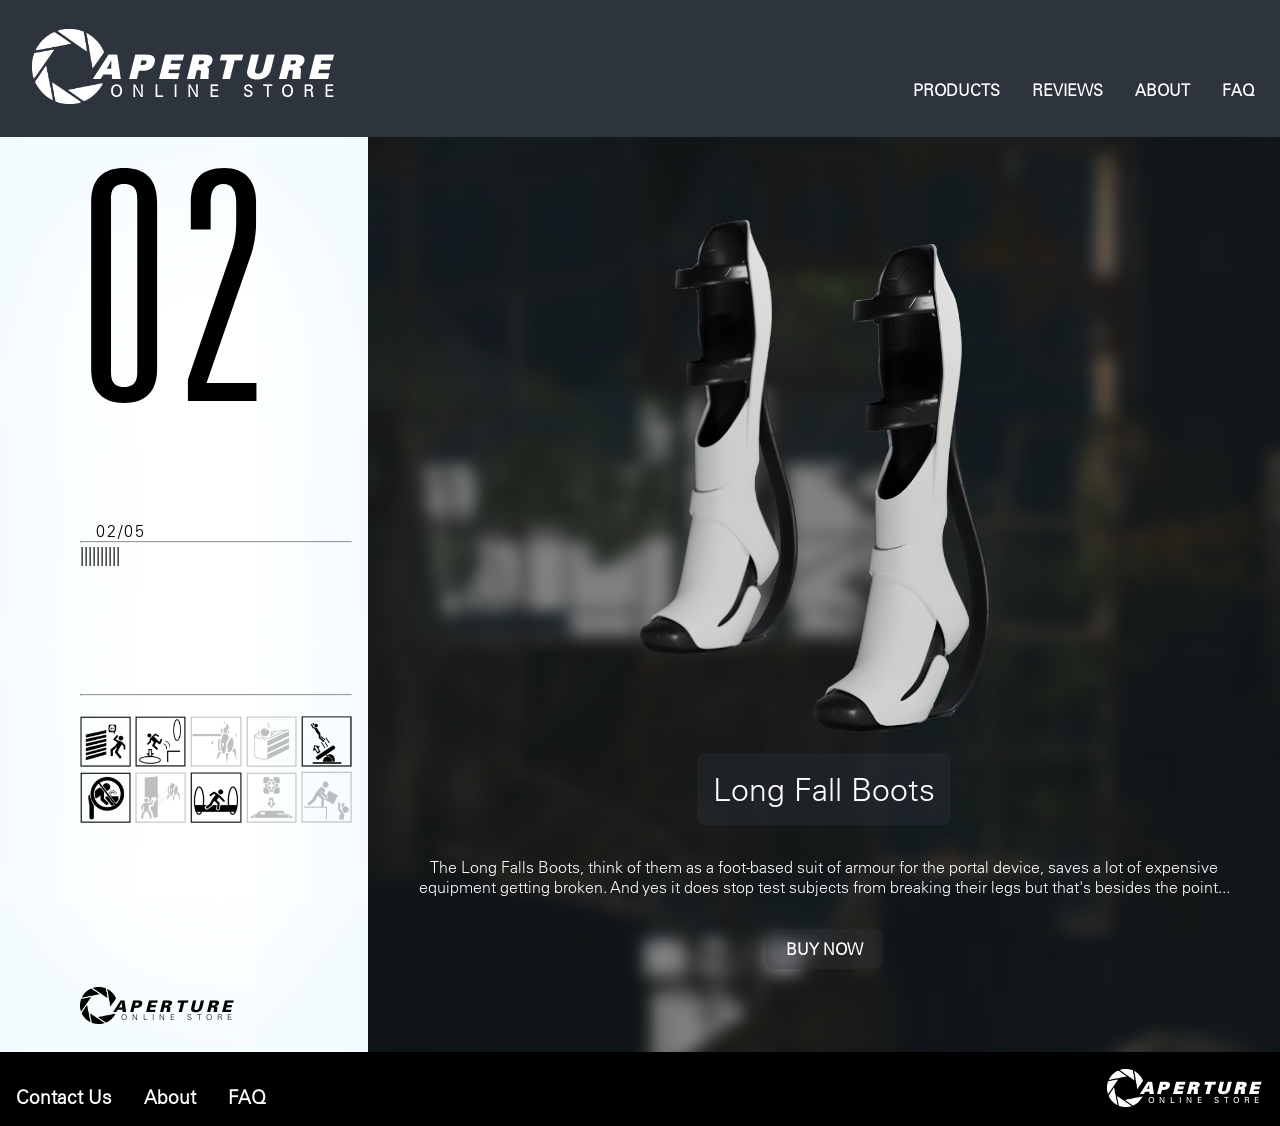
<file: products/long-fall-boots.html>
<!DOCTYPE html>
<html lang="en">

<head>
    <meta charset="UTF-8">
    <meta name="viewport" content="width=device-width, initial-scale=1.0">
    <link rel="icon" type="image/png" href="../images/favicon.png">
    <link rel="stylesheet" href="../styles.css">
    <title>Long Fall Boots</title>
</head>

<body>
    <header class="header">
        <div class="header-logo" onclick="window.location.href='../index.html'">
            <img src="../images/Aperture-Science-Logo.png" alt="Aperture-Science-Logo">
            <div class="logo-text">
                <h1>APERTURE</h1>
                <h3>ONLINE STORE</h3>
            </div>
        </div>
        <ul class="header-menu">
            <li>
                <div class="dropdown">
                    <a class="dropdown-btn" href="../products.html"><strong>PRODUCTS</strong></a>
                    <div class="dropdown-content">
                        <a href="handheld-portal-device.html">Handheld Portal Device</a>
                        <a href="long-fall-boots.html">Long Fall Boots</a>
                        <a href="turret.html">Sentry Turret</a>
                        <a href="companion-cube.html">Companion Cube</a>
                        <a href="aperture-science-signature-cake.html">Aperture Science Signature Cake</a>
                    </div>
                </div>
            </li>
            <li><a href="../reviews.html"><strong>REVIEWS</strong></a></li>
            <li><a href="../about.html"><strong>ABOUT</strong></a></li>
            <li><a href="../faq.html"><strong>FAQ</strong></a></li>
        </ul>
        <button class="menu-button" onclick="toggleMenu()">☰</button>
    </header>
    <div class="product-container" style="--product-background: url('images/Long-Fall-Boots-Key-Art.png');">
        <div class="product-sign">
            <button class="sign-toggle" onclick="toggleSign()">‹</button>

            <h1>02</h1>
            <p>02/05</p>
            <hr />
            <h3>||||||||||</h3>
            <hr />
            <br />
            <img src="../images/sign/179px-Chamber_icon_laser_field_on.png" class="sign-icon">
            <img src="../images/sign/180px-Chamber_icon_fling_enter_on.png" class="sign-icon">
            <img src="../images/sign/180px-Chamber_icon_laser_hazard.png" class="sign-icon">
            <img src="../images/sign/180px-Chamber_icon_cake.png" class="sign-icon">
            <img src="../images/sign/180px-Chamber_icon_faith_plate_on.png" class="sign-icon">
            <img src="../images/sign/180px-Chamber_icon_dirty_water_on.png" class="sign-icon">
            <img src="../images/sign/180px-Chamber_icon_bridge_shield.png" class="sign-icon">
            <img src="../images/sign/180px-Chamber_icon_light_bridge_on.png" class="sign-icon">
            <img src="../images/sign/180px-Chamber_icon_cube_button.png" class="sign-icon">
            <img src="../images/sign/179px-Chamber_icon_pass_cube.png" class="sign-icon">

            <div class="sign-logo">
                <img src="../images/Aperture-Science-Logo.png" alt="Aperture-Science-Logo">
                <div class="logo-text">
                    <h1>APERTURE</h1>
                    <h3>ONLINE STORE</h3>
                </div>
            </div>
        </div>

        <div class="product-display">
            <img src="../images/Long-Fall-Boots.png" id="long-fall-boots">
            <h1>Long Fall Boots</h1>
            <p>
                The Long Falls Boots, think of them as a foot-based suit of armour for the portal device, saves a lot of
                expensive equipment getting broken. And yes it does stop test subjects from breaking their legs but
                that's besides the point...
            </p>
            <div class="buy-btn" onclick="popup()"><strong>BUY NOW</strong></div>
        </div>
    </div>
    <div class="popup-container">
        <div class="popup">
            <div>
                <p class="popup-text"></p>
                <img src="../images/Portal-Logo.png" alt="">
            </div>
            <div class="popup-close" onclick="popupClose()">✖</div>
        </div>
    </div>
    <footer class="footer">
        <div class="links">
            <h3>Contact Us</h3>
            <h3 onclick="window.location.href='../about.html'">About</h3>
            <h3 onclick="window.location.href='../faq.html'">FAQ</h3>
        </div>
        <div class="footer-logo">
            <img src="../images/Aperture-Science-Logo.png" alt="Aperture-Science-Logo">
            <div class="logo-text">
                <h1>APERTURE</h1>
                <h3>ONLINE STORE</h3>
            </div>
        </div>
    </footer>
    <script src="../scripts/product-script.js" defer></script>
    <script src="../scripts/hamburger-menu-script.js" defer></script>
</body>

</html>
</file>
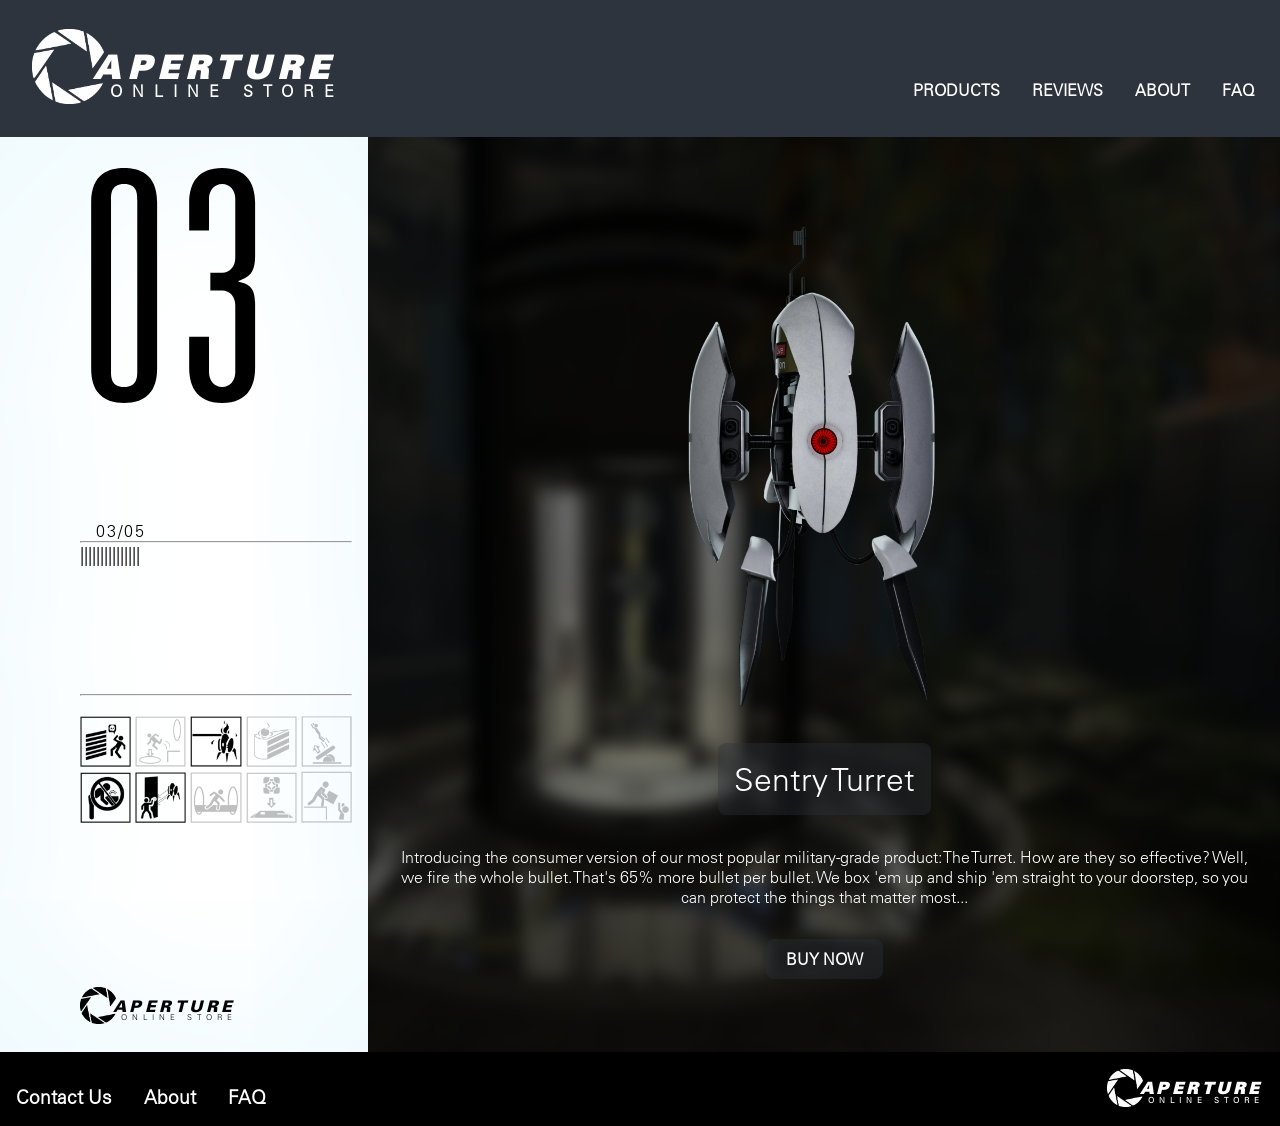
<file: products/turret.html>
<!DOCTYPE html>
<html lang="en">

<head>
    <meta charset="UTF-8">
    <meta name="viewport" content="width=device-width, initial-scale=1.0">
    <link rel="icon" type="image/png" href="../images/favicon.png">
    <link rel="stylesheet" href="../styles.css">
    <title>Turret</title>
</head>

<body>
    <header class="header">
        <div class="header-logo" onclick="window.location.href='../index.html'">
            <img src="../images/Aperture-Science-Logo.png" alt="Aperture-Science-Logo">
            <div class="logo-text">
                <h1>APERTURE</h1>
                <h3>ONLINE STORE</h3>
            </div>
        </div>
        <ul class="header-menu">
            <li>
                <div class="dropdown">
                    <a class="dropdown-btn" href="../products.html"><strong>PRODUCTS</strong></a>
                    <div class="dropdown-content">
                        <a href="handheld-portal-device.html">Handheld Portal Device</a>
                        <a href="long-fall-boots.html">Long Fall Boots</a>
                        <a href="turret.html">Sentry Turret</a>
                        <a href="companion-cube.html">Companion Cube</a>
                        <a href="aperture-science-signature-cake.html">Aperture Science Signature Cake</a>
                    </div>
                </div>
            </li>
            <li><a href="../reviews.html"><strong>REVIEWS</strong></a></li>
            <li><a href="../about.html"><strong>ABOUT</strong></a></li>
            <li><a href="../faq.html"><strong>FAQ</strong></a></li>
        </ul>
        <button class="menu-button" onclick="toggleMenu()">☰</button>
    </header>
    <div class="product-container" style="--product-background: url('images/Turret-Key-Art.png');">
        <div class="product-sign">
            <button class="sign-toggle" onclick="toggleSign()">‹</button>

            <h1>03</h1>
            <p>03/05</p>
            <hr />
            <h3>|||||||||||||||</h3>
            <hr />
            <br />
            <img src="../images/sign/179px-Chamber_icon_laser_field_on.png" class="sign-icon">
            <img src="../images/sign/180px-Chamber_icon_fling_enter.png" class="sign-icon">
            <img src="../images/sign/180px-Chamber_icon_laser_hazard_on.png" class="sign-icon">
            <img src="../images/sign/180px-Chamber_icon_cake.png" class="sign-icon">
            <img src="../images/sign/180px-Chamber_icon_faith_plate.png" class="sign-icon">
            <img src="../images/sign/180px-Chamber_icon_dirty_water_on.png" class="sign-icon">
            <img src="../images/sign/180px-Chamber_icon_bridge_shield_on.png" class="sign-icon">
            <img src="../images/sign/180px-Chamber_icon_light_bridge.png" class="sign-icon">
            <img src="../images/sign/180px-Chamber_icon_cube_button.png" class="sign-icon">
            <img src="../images/sign/179px-Chamber_icon_pass_cube.png" class="sign-icon">

            <div class="sign-logo">
                <img src="../images/Aperture-Science-Logo.png" alt="Aperture-Science-Logo">
                <div class="logo-text">
                    <h1>APERTURE</h1>
                    <h3>ONLINE STORE</h3>
                </div>
            </div>
        </div>

        <div class="product-display">
            <img src="../images/Turret.png" id="turret">
            <h1>Sentry Turret</h1>
            <p>
                Introducing the consumer version of our most popular military-grade product: The Turret. How are they so
                effective? Well, we fire the whole bullet. That's 65% more bullet per bullet. We box 'em up and ship 'em
                straight to your doorstep, so you can protect the things that matter most...
            </p>
            <div class="buy-btn" onclick="popup()"><strong>BUY NOW</strong></div>
        </div>
    </div>
    <div class="popup-container">
        <div class="popup">
            <div>
                <p class="popup-text"></p>
                <img src="../images/Portal-Logo.png" alt="">
            </div>
            <div class="popup-close" onclick="popupClose()">✖</div>
        </div>
    </div>
    <footer class="footer">
        <div class="links">
            <h3>Contact Us</h3>
            <h3 onclick="window.location.href='../about.html'">About</h3>
            <h3 onclick="window.location.href='../faq.html'">FAQ</h3>
        </div>
        <div class="footer-logo">
            <img src="../images/Aperture-Science-Logo.png" alt="Aperture-Science-Logo">
            <div class="logo-text">
                <h1>APERTURE</h1>
                <h3>ONLINE STORE</h3>
            </div>
        </div>
    </footer>
    <script src="../scripts/product-script.js" defer></script>
    <script src="../scripts/hamburger-menu-script.js" defer></script>
</body>

</html>
</file>
<file: styles.css>
@font-face {
    font-family: Univers-75-Black;
    src: url(univers-75-black.ttf);
}

@font-face {
    font-family: Univers-Light;
    src: url(univers-light.ttf);
}

@font-face {
    font-family: Univers-LT-49;
    src: url(univers-lt-49.otf)
}

:root {
    --bg-color: #2e343d;
    --clear-bg-color: #2e343d5e;
    --blue-portal-color: #54c0f0;
    --orange-portal-color: #fd4f09;
    --red-turret-color: #ee3131;
    --companion-cube-color: #f48f97;

    --normal-cursor: url("[data-uri]");
    --select-cursor: url("[data-uri]");
}

body {
    font-family: Univers-Light;
    cursor: var(--normal-cursor), auto;
    margin: 0;
    width: 100%;
    background-color: black;
}

/* NAVBAR AND HEADER */
.header {
    background-color: var(--bg-color);
    display: flex;
    position: relative;
    padding-top: 1vw;
    padding-bottom: 1vw;
    align-items: end;
    justify-content: space-between;
}

.header-menu {
    display: flex;
    list-style-type: none;
    margin-bottom: 10px;
    padding: 0 10px;
    z-index: 4;
    cursor: var(--select-cursor), auto;
}

.header-menu li a {
    display: block;
    font-family: Univers-Light;
    font-size: 1rem;
    color: white;
    padding: 14px 16px;
    text-decoration: none;
    cursor: var(--select-cursor), auto;
}

.header-menu li a:hover {
    transform: scale(1.05);
    transition: 0.5s ease;
    text-decoration: underline;
}

.header-logo h1 {
    font-family: Univers-75-Black;
    font-style: oblique;
    letter-spacing: 7px;
    font-size: 2rem;
    margin-bottom: 0;
    margin-top: 0;
    color: white;
}

.header-logo h3 {
    font-family: Univers-Light;
    letter-spacing: 10px;
    font-size: 1rem;
    margin-top: -5px;
    margin-left: 17px;
    color: white;
}

.header-logo img {
    width: 4.5rem;
    height: auto;
    filter: invert(100%);
}

.header-logo .logo-text {
    display: inline-block;
    position: static;
    margin-left: -15px;
    transform: translateY(-7.5px);
}

.header-logo {
    cursor: var(--select-cursor), auto;
    margin-top: 1rem;
    margin-left: 2rem;
    width: fit-content;
    transition: 0.25s ease;
}

.header-logo:hover {
    transform: scale(1.05);
    filter: drop-shadow(0 0 3px rgb(231, 248, 253));
}

.dropdown-btn {
    font-family: Univers-Light;
    font-size: 1rem;
    cursor: var(--select-cursor), auto;
    border: none;
    background: none;
    color: white;
    padding: 14px 16px;
}

.dropdown-content {
    display: none;
    position: absolute;
}

.dropdown-content a {
    background-color: var(--clear-bg-color);
    display: block;
    text-decoration: none;
}

.dropdown:hover .dropdown-content {
    display: block;
}

.menu-button {
    display: none;
    background: none;
    border: none;
    color: white;
    font-size: 2rem;
    cursor: var(--select-cursor), auto;
    margin-right: 1rem;
    align-self: center;
}

/* FOOTER */
.footer-logo h1 {
    font-family: Univers-75-Black;
    font-style: oblique;
    letter-spacing: 3.5px;
    font-size: 1rem;
    margin-bottom: 0;
    margin-top: 0;
    color: white;
}

.footer-logo h3 {
    font-family: Univers-Light;
    letter-spacing: 5px;
    font-size: 0.5rem;
    margin-top: -2.5px;
    margin-left: 8.5px;
    color: white;
}

.footer-logo img {
    width: 2.25rem;
    height: auto;
    filter: invert(100%);
}

.footer-logo .logo-text {
    display: inline-block;
    position: static;
    margin-left: -7.5px;
    transform: translateY(-3.75px);
}

.footer-logo {
    margin-right: 1rem;
    margin-bottom: 0.5rem;
    margin-top: 1rem;
    width: fit-content;
}

.footer {
    background-color: black;
    display: flex;
    padding-top: 1px;
    padding-bottom: 1px;
    justify-content: space-between;
    align-items: end;
}

.links h3 {
    color: white;
    margin-left: 1rem;
    margin-right: 1rem;
    margin-bottom: 1rem;
    cursor: var(--select-cursor), auto;
}

.links h3:hover {
    transform: scale(1.05);
    transition: 0.5s ease;
    text-decoration: underline;
}

.links {
    display: flex;
}

/* HERO SECTION */
.hero {
    display: flex;
    position: relative;
    justify-content: center;
    align-items: center;
}

.hero img {
    width: 100%;
    height: auto;
    filter: brightness(50%);
}

.hero-text {
    font-family: Univers-Light;
    position: absolute;
    color: white;
    text-align: center;
    padding: 20px;
}

#typewriter {
    font-size: 4rem;
}

.shop-btn {
    background-color: var(--clear-bg-color);
    display: inline-block;
    opacity: 0;
    padding: 10px 20px;
    border-radius: 0.5rem;
    cursor: var(--select-cursor), auto;
    transition: 0.5s ease;
}

.shop-btn:hover {
    transform: scale(1.05);
    text-decoration: underline;
}

/* Product Page */
.product-page {
    background-size: 100vw;
    position: relative;
    box-shadow: 0 0 20px black inset;
    padding-top: 2rem;
    overflow: hidden;
}

.product-page::before {
    content: "";
    position: absolute;
    inset: -20px;
    background-image: url("images/Product-Key-Art.png");
    background-size: cover;
    background-position: center;
    box-shadow: 0 0 20px black inset;
    z-index: -1;
}

.product-page h1 {
    max-width: fit-content;
    font-size: xx-large;
    margin: 2rem;
    color: white;
}

.product-grid {
    display: grid;
    grid-template-columns: repeat(auto-fit, minmax(25vw, 1fr));
    gap: 2rem;
    padding: 2rem;
}

.product-grid img {
    width: 25vw;
    height: auto;
    transition: 0.5s ease;
}

.product-grid-square {
    justify-content: center;
    display: flex;
    flex-direction: column;
    max-width: fit-content;
    background-color: var(--clear-bg-color);
    border-radius: 0.5rem;
    padding: 1.5rem;
    cursor: var(--select-cursor), auto;
}

.product-grid-square p {
    color: white;
    text-align: center;
    width: 25vw;
}

.product-grid-square img:hover {
    transform: scale(1.12);
}

/* Products */
#ASHPD:hover {
    filter: drop-shadow(0 20px 20px var(--blue-portal-color));
}

#long-fall-boots:hover {
    filter: drop-shadow(0 20px 20px var(--orange-portal-color));
}

#companion-cube:hover {
    filter: drop-shadow(0 20px 20px var(--companion-cube-color));
}

#turret:hover {
    filter: drop-shadow(0 20px 20px var(--red-turret-color));
}

#cake:hover {
    filter: drop-shadow(0 20px 20px white);
}

.product-sign {
    width: 21.25vw;
    padding-left: 5rem;
    padding-right: 1rem;
    padding-bottom: 1rem;
    background-color: white;
    box-shadow: 0 0 200px rgb(231, 248, 253) inset;
}

.product-sign h1 {
    font-family: Univers-LT-49;
    letter-spacing: 10px;
    font-size: 20rem;
    font-weight: lighter;
    margin: 0;
}

.product-sign p {
    font-weight: 400;
    letter-spacing: 2px;
    padding-left: 1rem;
    margin: 0;
}

.product-sign hr {
    margin: 0;
}

.product-sign h3 {
    padding-bottom: 10vw;
    margin: 0;
    font-weight: normal;
}

.sign-icon {
    width: 4vw;
    height: auto;
}

.sign-logo h1 {
    font-family: Univers-75-Black;
    font-style: oblique;
    letter-spacing: 3.5px;
    font-size: 1rem;
    margin-bottom: 0;
    margin-top: 0;
    color: black;
}

.sign-logo h3 {
    font-family: Univers-Light;
    letter-spacing: 5px;
    font-size: 0.5rem;
    margin-top: -2.5px;
    margin-left: 8.5px;
    color: black;
    padding-bottom: 0;
}

.sign-logo img {
    width: 2.25rem;
    height: auto;
}

.sign-logo .logo-text {
    display: inline-block;
    position: static;
    margin-left: -7.5px;
    transform: translateY(-3.75px);
}

.sign-logo {
    margin-right: 1rem;
    margin-bottom: 0.5rem;
    margin-top: 5rem;
    width: fit-content;
    padding-top: 5rem;
}

.product-display {
    display: flex;
    flex: 1;
    justify-content: center;
    align-items: center;
    flex-direction: column;
    color: white;
}

.product-display img {
    width: 40vw;
    height: auto;
    transition: 0.25s ease;
}

.product-display h1 {
    font-weight: lighter;
    background-color: var(--clear-bg-color);
    padding: 1rem;
    border-radius: 0.5rem;
    margin-bottom: 0;
}

.product-display p {
    margin: 2rem;
    text-align: center;
}

.buy-btn {
    font-family: Univers-Light;
    color: white;
    background-color: var(--clear-bg-color);
    display: inline-block;
    padding: 10px 20px;
    border-radius: 0.5rem;
    border-width: 0;
    cursor: var(--select-cursor), auto;
    transition: 0.5s ease;
}

.buy-btn:hover {
    transform: scale(1.05);
    text-decoration: underline;
}

.product-container {
    display: flex;
    position: relative;
    flex: 1;
    overflow: hidden;
}

.popup-container {
    position: fixed;
    inset: 0;
    display: flex;
    justify-content: center;
    align-items: center;
    z-index: -2;
    opacity: 0;
}

.popup {
    position: relative;
    background-color: var(--clear-bg-color);
    font-size: larger;
    color: white;
    padding: 5rem;
    border-radius: 0.5rem;
    display: flex;
    align-items: center;
    justify-content: center;
    margin: 2rem;
}

.popup img {
    width: 20vw;
    height: auto;
    display: block;
    margin: 0 auto;
}

.popup-close {
    position: absolute;
    top: 1rem;
    right: 1rem;
    background-color: rgba(255, 255, 255, 0);
    border-width: 0;
    color: white;
    cursor: var(--select-cursor), auto;
    font-weight: lighter;
    font-size: small;
    transition: 0.25s ease;
}

.sign-toggle {
    display: none;
}

.popup-close:hover {
    transform: scale(1.12);
}

.product-container::before {
    content: "";
    position: absolute;
    inset: -20px;
    background-image: var(--product-background);
    background-size: cover;
    background-position: center;
    background-repeat: no-repeat;
    box-shadow: 0 0 20px black inset;
    filter: brightness(50%) blur(8px);
    z-index: -1;
}

/* FEATURED SECTION */
.featured {
    background-image: url("images/Background.png");
    background-size: 100vw;
    position: relative;
    box-shadow: 0 0 20px black inset;
    padding: 2rem;
}

.featured h2 {
    background-color: #fbfaf9;
    max-width: fit-content;
    font-size: xx-large;
}

.featured ol {
    display: flex;
    justify-content: center;
    gap: 2rem;
    padding: 20px;
}

.featured li {
    background-color: var(--clear-bg-color);
    display: inline-block;
    padding: 15px;
    border-radius: 0.5rem;
    text-align: center;
    cursor: var(--select-cursor), auto;
    box-shadow: 0 0 20px white inset;
}

.featured li:hover img {
    transform: scale(1.12);
}

.featured li img {
    width: 25vw;
    height: auto;
    transition: 0.5s ease;
}

/* REVIEWS PAGE */
.popular-reviews {
    background-size: 100vw;
    position: relative;
    box-shadow: 0 0 20px black inset;
    padding-top: 2rem;
    overflow: hidden;
}

.popular-reviews h1 {
    text-align: center;
    color: white;
    font-weight: lighter;
    font-size: 3rem;
}

.popular-reviews h1 span {
    font-weight: bold;
}

.popular-reviews h2 {
    max-width: fit-content;
    font-size: xx-large;
    color: white;
    padding-left: 2rem;
    padding-right: 2rem;
}

.popular-reviews p {
    color: white;
    padding-left: clamp(0.5rem, 2vw, 2rem);
    padding-right: clamp(0.5rem, 2vw, 2rem);
    font-size: clamp(1rem, 1.2vw, 1.1rem);
}

.carousel-container {
    width: 100%;
    overflow: hidden;
    -webkit-mask-image: linear-gradient(to right,
            transparent,
            black 10%,
            black 90%,
            transparent);

    mask-image: linear-gradient(to right,
            transparent,
            black 5%,
            black 90%,
            transparent);
}

.carousel {
    display: flex;
    gap: 2rem;
    padding: 20px;
    color: white;
}

.popular-reviews li {
    background-color: var(--clear-bg-color);
    display: flex;
    align-items: center;
    padding: 2rem;
    border-radius: 0.5rem;
    text-align: center;
    cursor: var(--select-cursor), auto;
    height: 20vw;
    min-width: 50vw;
    box-shadow: 0 0 20px var(--bg-color) inset;
}

.popular-reviews li div {
    flex: 1;
    text-align: center;
}

#review-image {
    width: auto;
    height: 18vw;
    transition: 0.5s ease;
    padding: 1rem;
    border-radius: 1.5rem;
}

.popular-reviews li:hover #review-image {
    transform: scale(1.05);
    filter: drop-shadow(0 0 20px black);

}

.star {
    transition: 0.5 ease;
    width: 2vw;
    height: auto;
}

.star-blank {
    width: 2vw;
    height: auto;
}

.popular-reviews li:hover .star {
    filter: drop-shadow(0 0 5px rgb(255, 196, 0));
}

.carousel:hover {
    animation-play-state: paused;
}

.awards h1 {
    text-align: center;
    color: white;
    font-weight: lighter;
    font-size: 3rem;
}

.awards h1 span {
    font-weight: bold;
}

.awards h2:hover {
    box-shadow: 0 0 35px var(--orange-portal-color);
}

.awards {
    display: flex;
    justify-content: center;
    align-items: center;
}

.awards h2 {
    padding: 0;
    margin-left: 3rem;
    margin-right: 1rem;
    background-color: var(--orange-portal-color);
    border-radius: 0.5rem;
    padding: 0.5rem;
    font-weight: lighter;
    transition: 0.1s ease;
}

.popular-reviews::before {
    content: "";
    position: absolute;
    inset: -20px;
    background-image: url("images/Catwalks-Key-Art.png");
    background-size: cover;
    background-position: center;
    background-repeat: no-repeat;
    box-shadow: 0 0 20px black inset;
    filter: brightness(50%);
    z-index: -1;
}

/* ABOUT */
.about {
    background-size: 100vw;
    position: relative;
    box-shadow: 0 0 20px black inset;
    padding-top: 2rem;
    overflow: hidden;
}

.about-text img {
    width: 20vw;
    height: auto;
    filter: drop-shadow(0 0 20px black)
}

.about-container {
    font-family: Univers-Light;
    color: white;
    text-align: center;
    padding: 20px;
    display: flex;
    justify-content: space-evenly;
    align-items: center;
}

.about-text h1 {
    font-family: Univers-Light;
    color: white;
    text-align: center;
    font-size: 4rem;
    font-weight: lighter;
}

.about-text {
    width: 50vw;
}

.graph {
    height: 400px;
    display: flex;
    align-items: flex-end;
    justify-content: center;
    gap: 5rem;
}

.bar-container {
    height: 100%;
    display: flex;
    flex-direction: column;
    justify-content: flex-end;
    align-items: center;
    text-align: center;
}

.bar-container img {
    width: auto;
    height: 75px;
    transform: translateY(-100px);
    position: absolute;
}

.bar {
    width: 100px;
    height: var(--height);
    background-color: var(--color);
    transform: scaleY(0);
    transform-origin: bottom;
    animation: grow-bar 1.5s ease-out forwards;
    border-top-left-radius: 0.5rem;
    border-top-right-radius: 0.5rem;
    transition: 0.1s ease;
}

.bar span {
    color: black;
}

#bar-logo {
    filter: invert(100%);
}

#aperture-science:hover {
    filter: drop-shadow(0 0 20px var(--blue-portal-color))
}

#black-mesa:hover {
    filter: drop-shadow(0 0 20px var(--orange-portal-color))
}

.about::before {
    content: "";
    position: absolute;
    inset: -20px;
    background-image: url("images/Portal-Key-Art.png");
    background-size: cover;
    background-position: center;
    background-repeat: no-repeat;
    box-shadow: 0 0 20px black inset;
    filter: brightness(50%);
    z-index: -1;
}

/* FAQ */
.faq {
    background-size: 100vw;
    position: relative;
    box-shadow: 0 0 20px black inset;
    padding-top: 2rem;
    overflow: hidden;
}

.faq p {
    font-weight: normal;
}

.faq h2 {
    background-color: #fbfaf9;
    max-width: fit-content;
    font-size: xx-large;
    margin: 2rem;
}

.faq details {
    margin: 2rem;
}

.faq details summary {
    font-size: large;
    font-weight: bold;
    cursor: var(--select-cursor), auto;
}

.faq details a {
    color: black;
    cursor: var(--select-cursor), auto;
}

.faq::before {
    content: "";
    position: absolute;
    inset: -20px;
    background-image: url("images/Background.png");
    background-size: cover;
    background-position: center;
    box-shadow: 0 0 20px black inset;
    z-index: -1;
}

@keyframes grow-bar {
    from {
        transfrom: scaleY(0);
    }

    to {
        transform: scaleY(1);
    }
}

@media (max-width: 1200px) {
    .popular-reviews li {
        flex-direction: column;
        height: auto;
    }
}

@media (max-width: 1000px) {
    .header {
        position: relative;
    }

    .header-menu {
        display: none;
        position: absolute;
        top: 100%;
        left: 0;
        width: 100%;
        flex-direction: column;
        padding: 0;
        margin: 0;
        background-color: #2e343d93;
        z-index: 10;
        text-align: end;
    }

    .header-menu.show {
        display: flex;
    }

    .menu-button {
        display: block;
    }

    .dropdown-content {
        display: none;
    }

    .dropdown:hover .dropdown-content {
        display: none;
    }

    .header-menu li a:hover {
        text-decoration: underline;
        transform: none;
        transition: none;
    }

    .product-container {
        position: relative;
        overflow: hidden;
    }

    .product-sign {
        position: absolute;
        left: 0;
        top: 0;

        z-index: 5;

        width: 350px;
        box-sizing: border-box;

        transition: transform 0.5s ease;
    }

    .product-sign.hidden {
        transform: translateX(-101%);
    }

    .sign-toggle {
        display: block;
        position: absolute;
        right: -40px;
        top: 50%;

        width: 40px;
        height: 80px;

        border: none;
        background-color: white;
        color: black;

        font-size: 2rem;
        cursor: var(--select-cursor), auto;

        border-radius: 0 0.5rem 0.5rem 0;
    }

    .product-display h1 {
        text-align: center;
        background: none;
    }

    .sign-icon {
        width: 5vw;
        height: auto;
    }

    .popup {
        padding: 2rem;
    }
}

@media (max-width: 750px) {
    .footer-logo {
        display: none;
    }

    .header-logo h1 {
        font-family: Univers-75-Black;
        font-style: oblique;
        letter-spacing: 3.5px;
        font-size: 1rem;
        margin-bottom: 0;
        margin-top: 0;
        color: white;
    }

    .header-logo h3 {
        font-family: Univers-Light;
        letter-spacing: 5px;
        font-size: 0.5rem;
        margin-top: -2.5px;
        margin-left: 8.5px;
        color: white;
    }

    .header-logo img {
        width: 2.25rem;
        height: auto;
        filter: invert(100%);
    }

    .header-logo .logo-text {
        display: inline-block;
        position: static;
        margin-left: -7.5px;
        transform: translateY(-3.75px);
    }

    .header-logo {
        cursor: var(--select-cursor), auto;
        margin-top: 1rem;
        margin-left: 2rem;
        width: fit-content;
        transition: 0.25s ease;
    }

    #typewriter {
        font-size: 2rem;
    }

    #subtext {
        display: none;
    }

    .shop-btn {
        margin-top: 1rem;
    }

    .featured ol {
        flex-direction: column;
        align-items: center;
    }

    .featured li {
        width: fit-content;
    }

    .featured li img {
        width: 50vw;
        height: auto;
    }

    .featured li p {
        display: none;
    }

    .product-grid-square p {
        display: none;
    }

    .product-grid-square img {
        width: 30vw;
        height: auto;
    }

    .product-grid-square {
        align-items: center;
        justify-content: center;
    }

    .popular-reviews p {
        display: none;
    }

    .popular-reviews li {
        width: 50vw;
    }

    #review-image {
        height: 45vw;
        width: auto;
    }

    .star {
        width: 5vw;
        height: auto;
    }

    .star-blank {
        width: 5vw;
        height: auto;
    }

    .awards {
        flex-direction: column;
        justify-content: center;
    }

    .popular-reviews h1 {
        font-size: 2rem;
    }

    .awards h1 {
        margin-bottom: 0;
    }

    .awards h2 {
        margin: 2rem;
    }

    .about-container {
        flex-direction: column;
    }

    .about-container h1 {
        font-size: 2rem;
    }

    .product-sign {
        display: none;
    }

    .product-display {
        min-height: 100vh;
        position: relative;
        margin: 2rem;
    }
}
</file>
